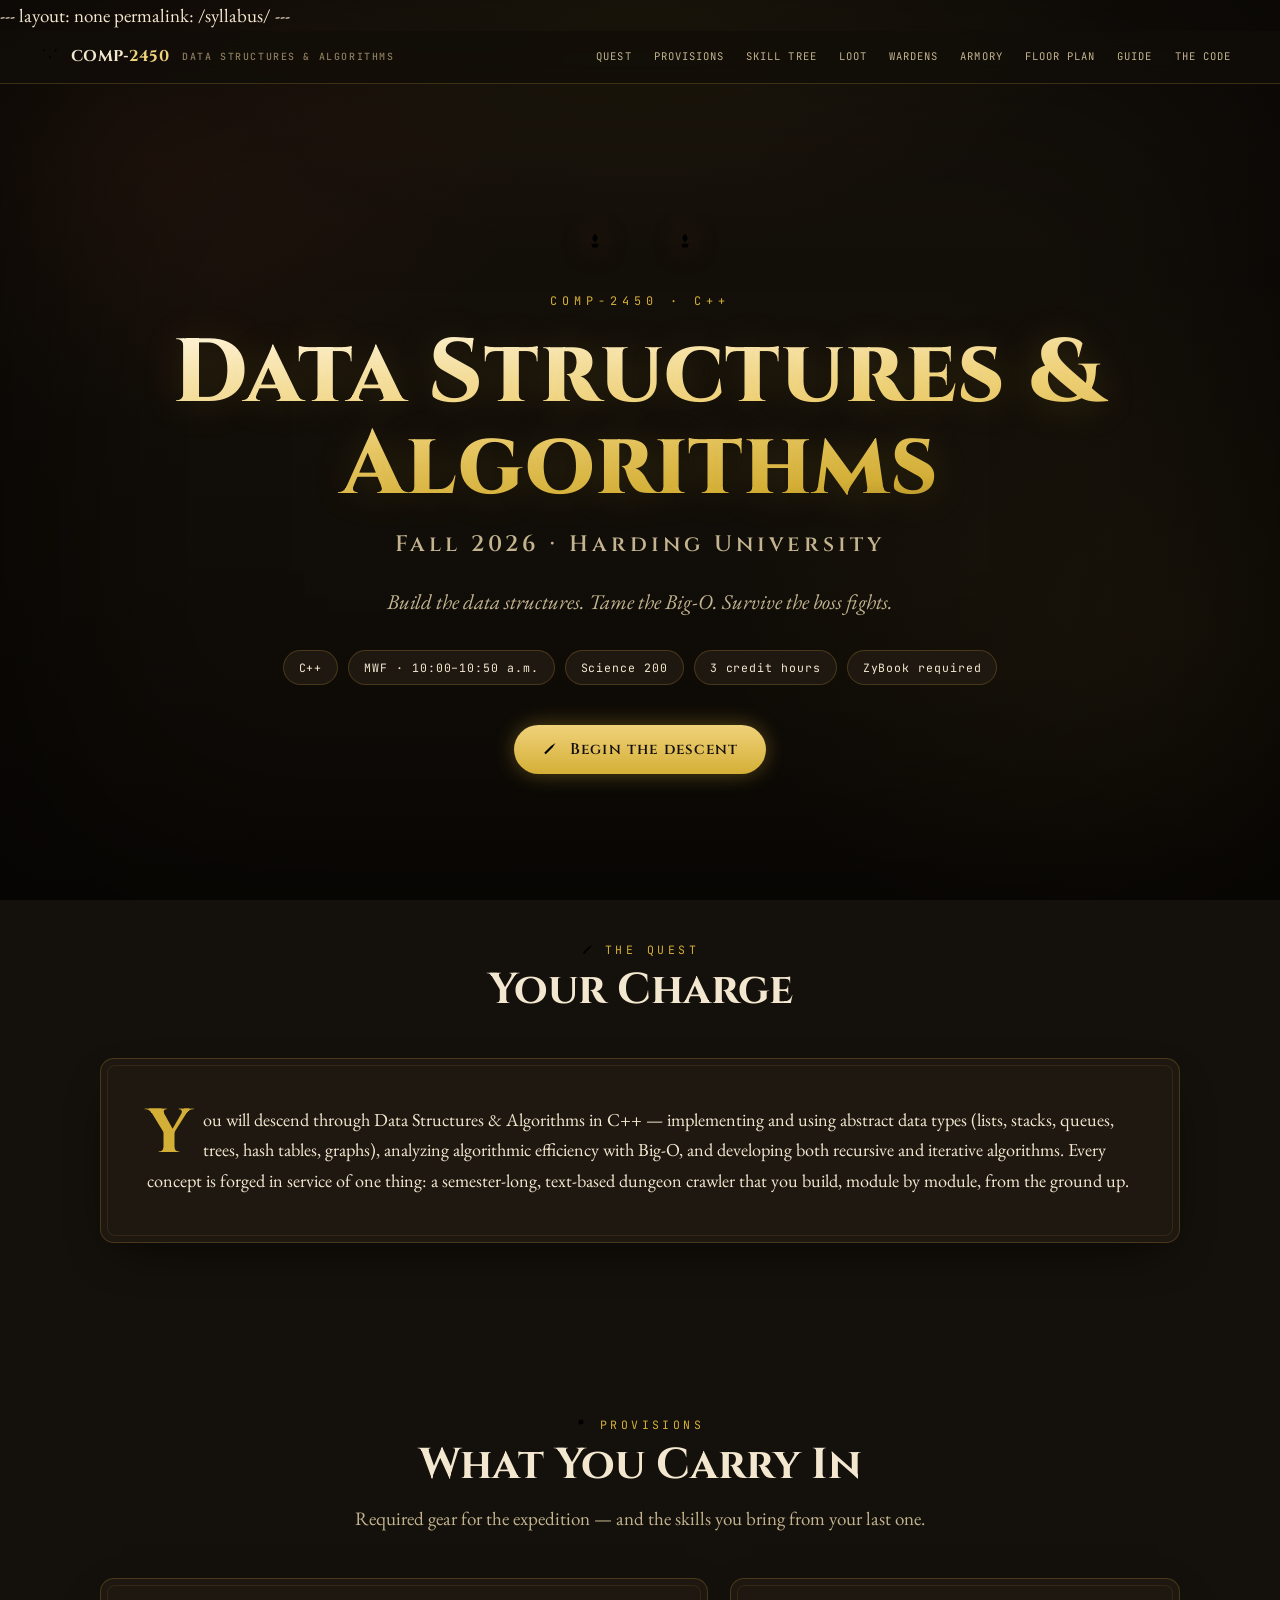
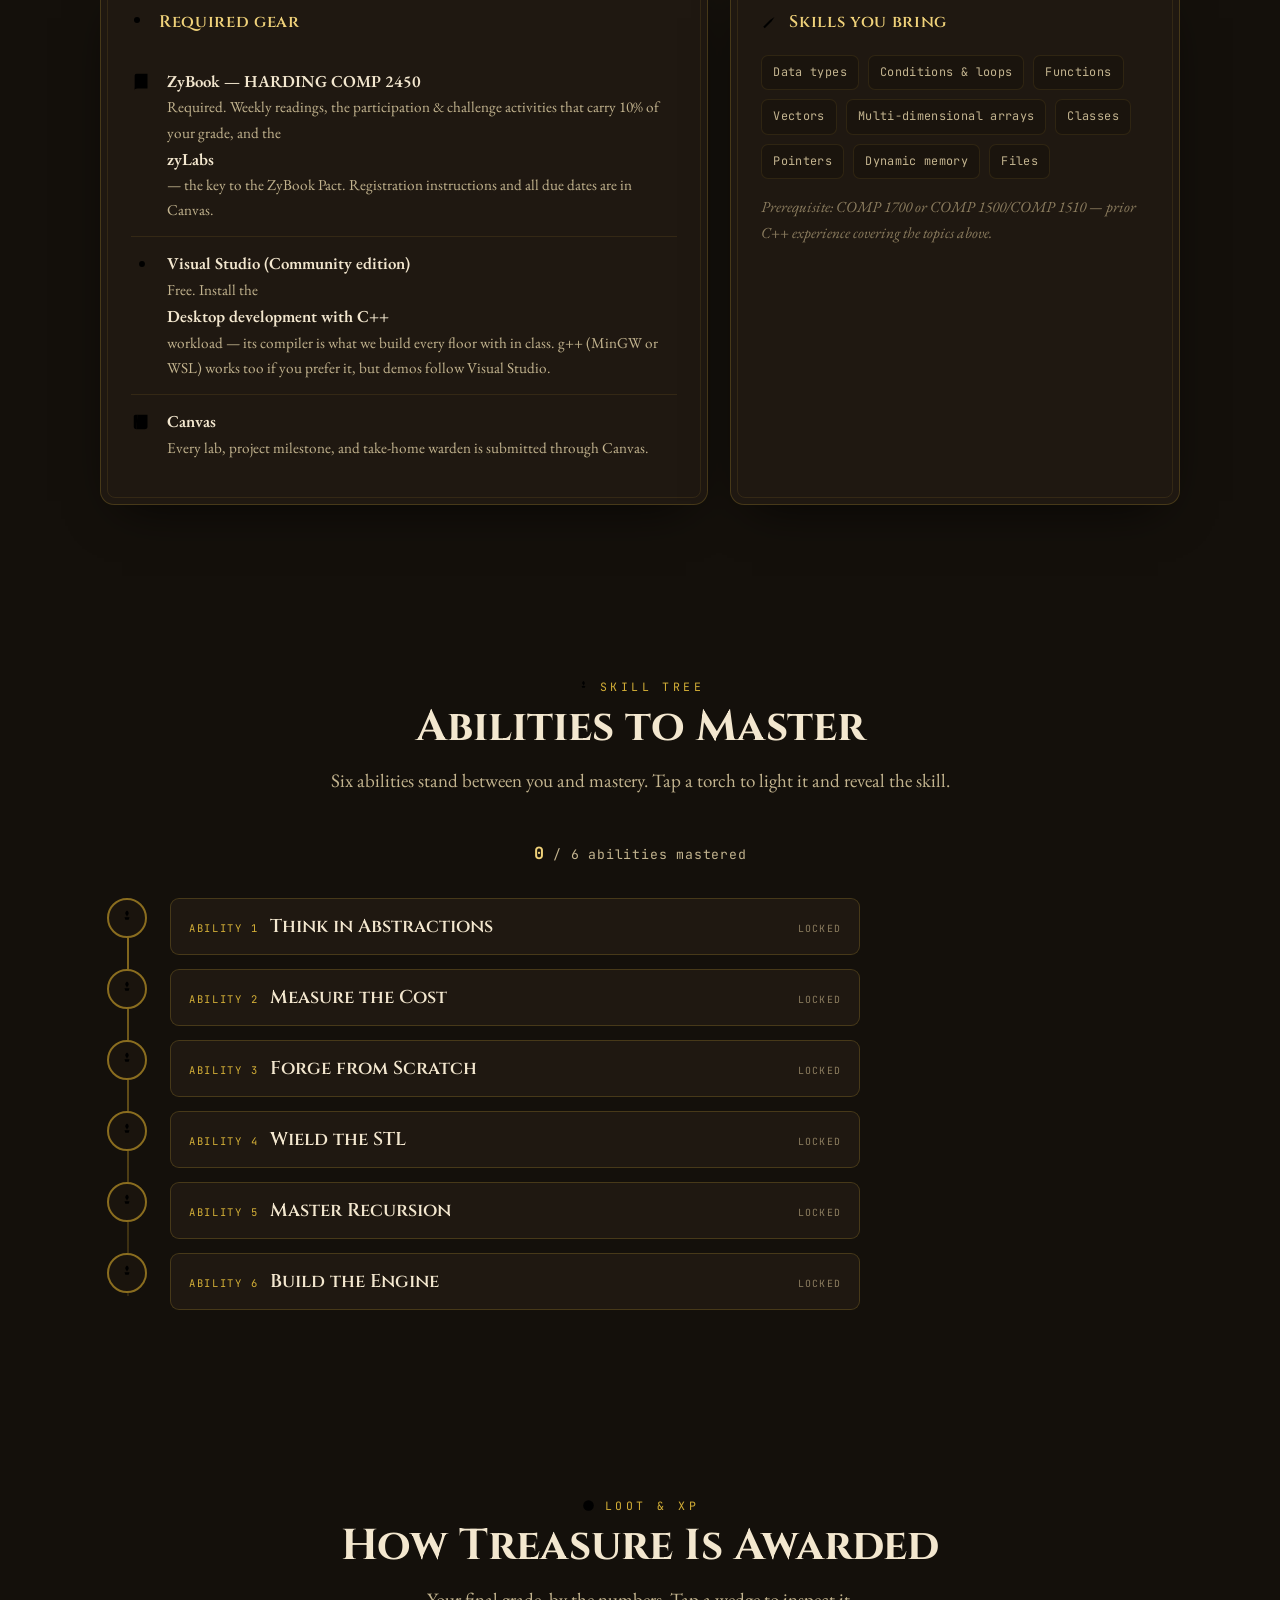
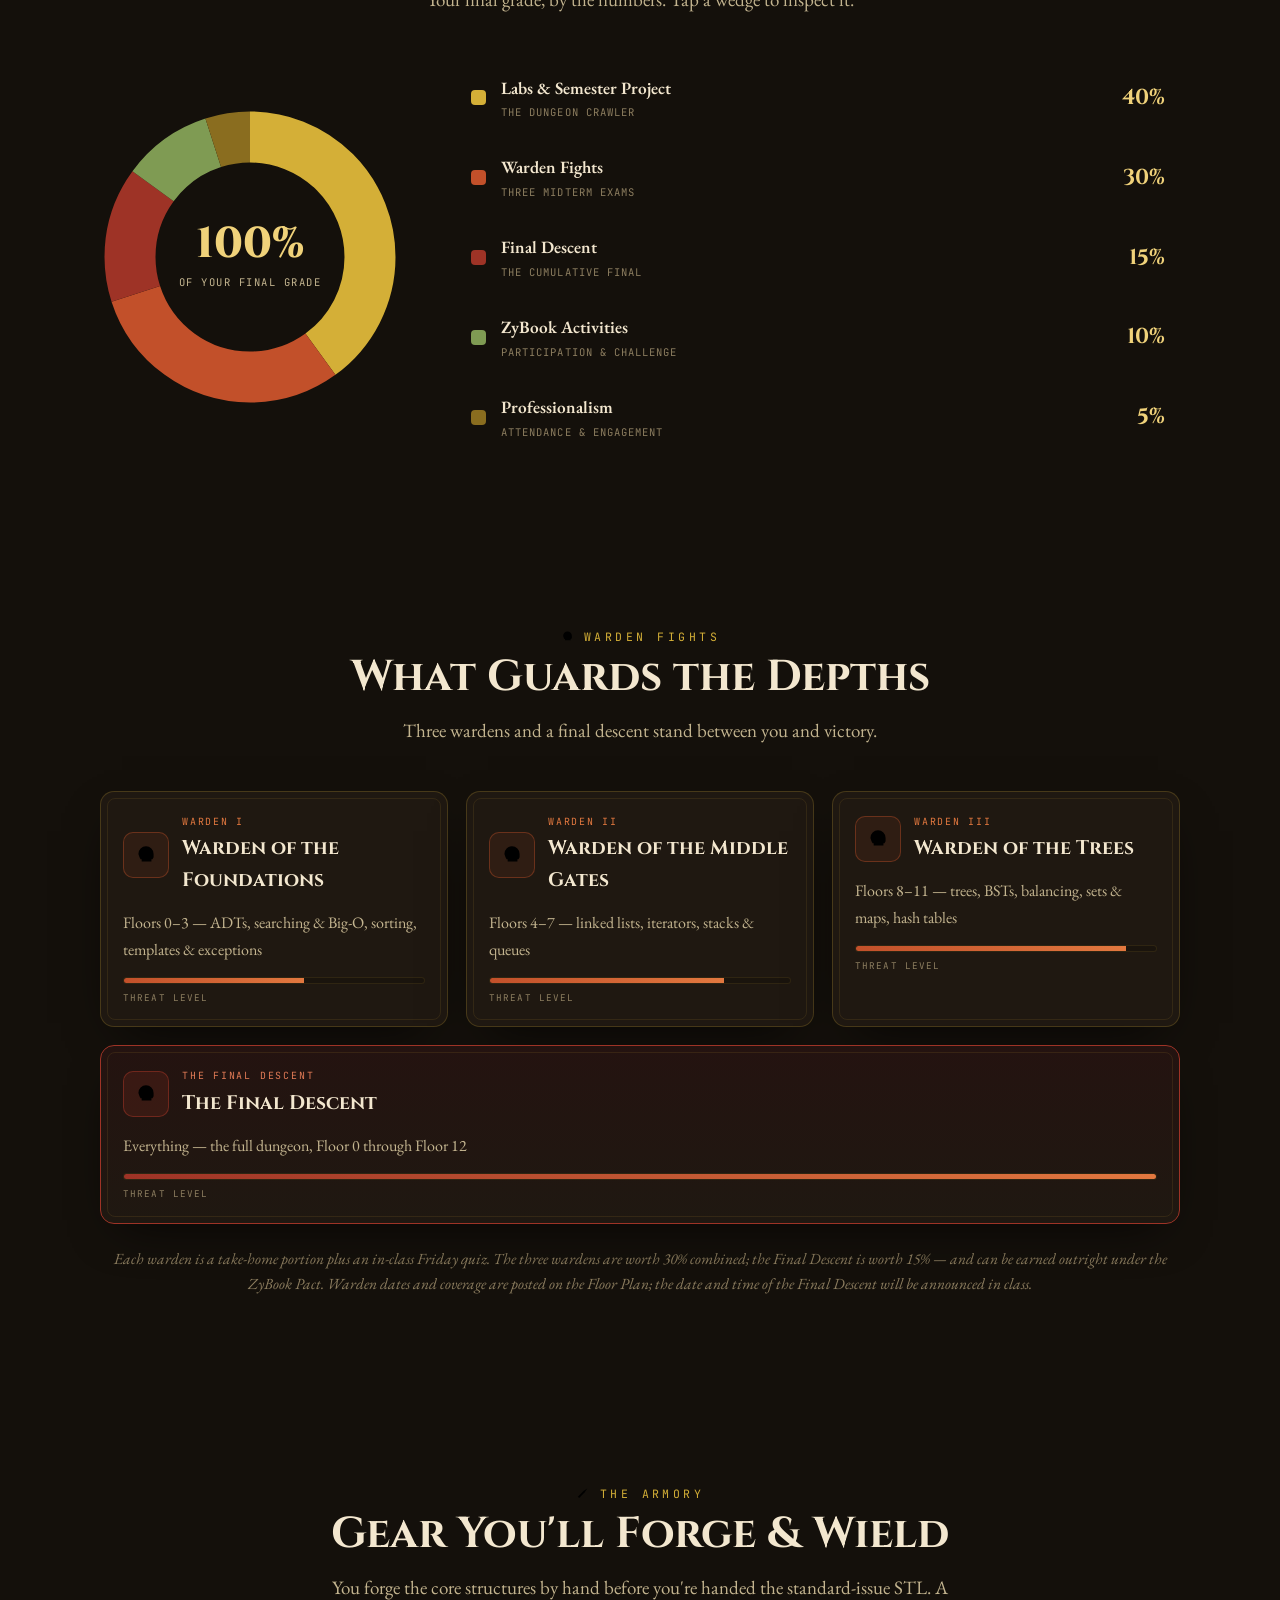
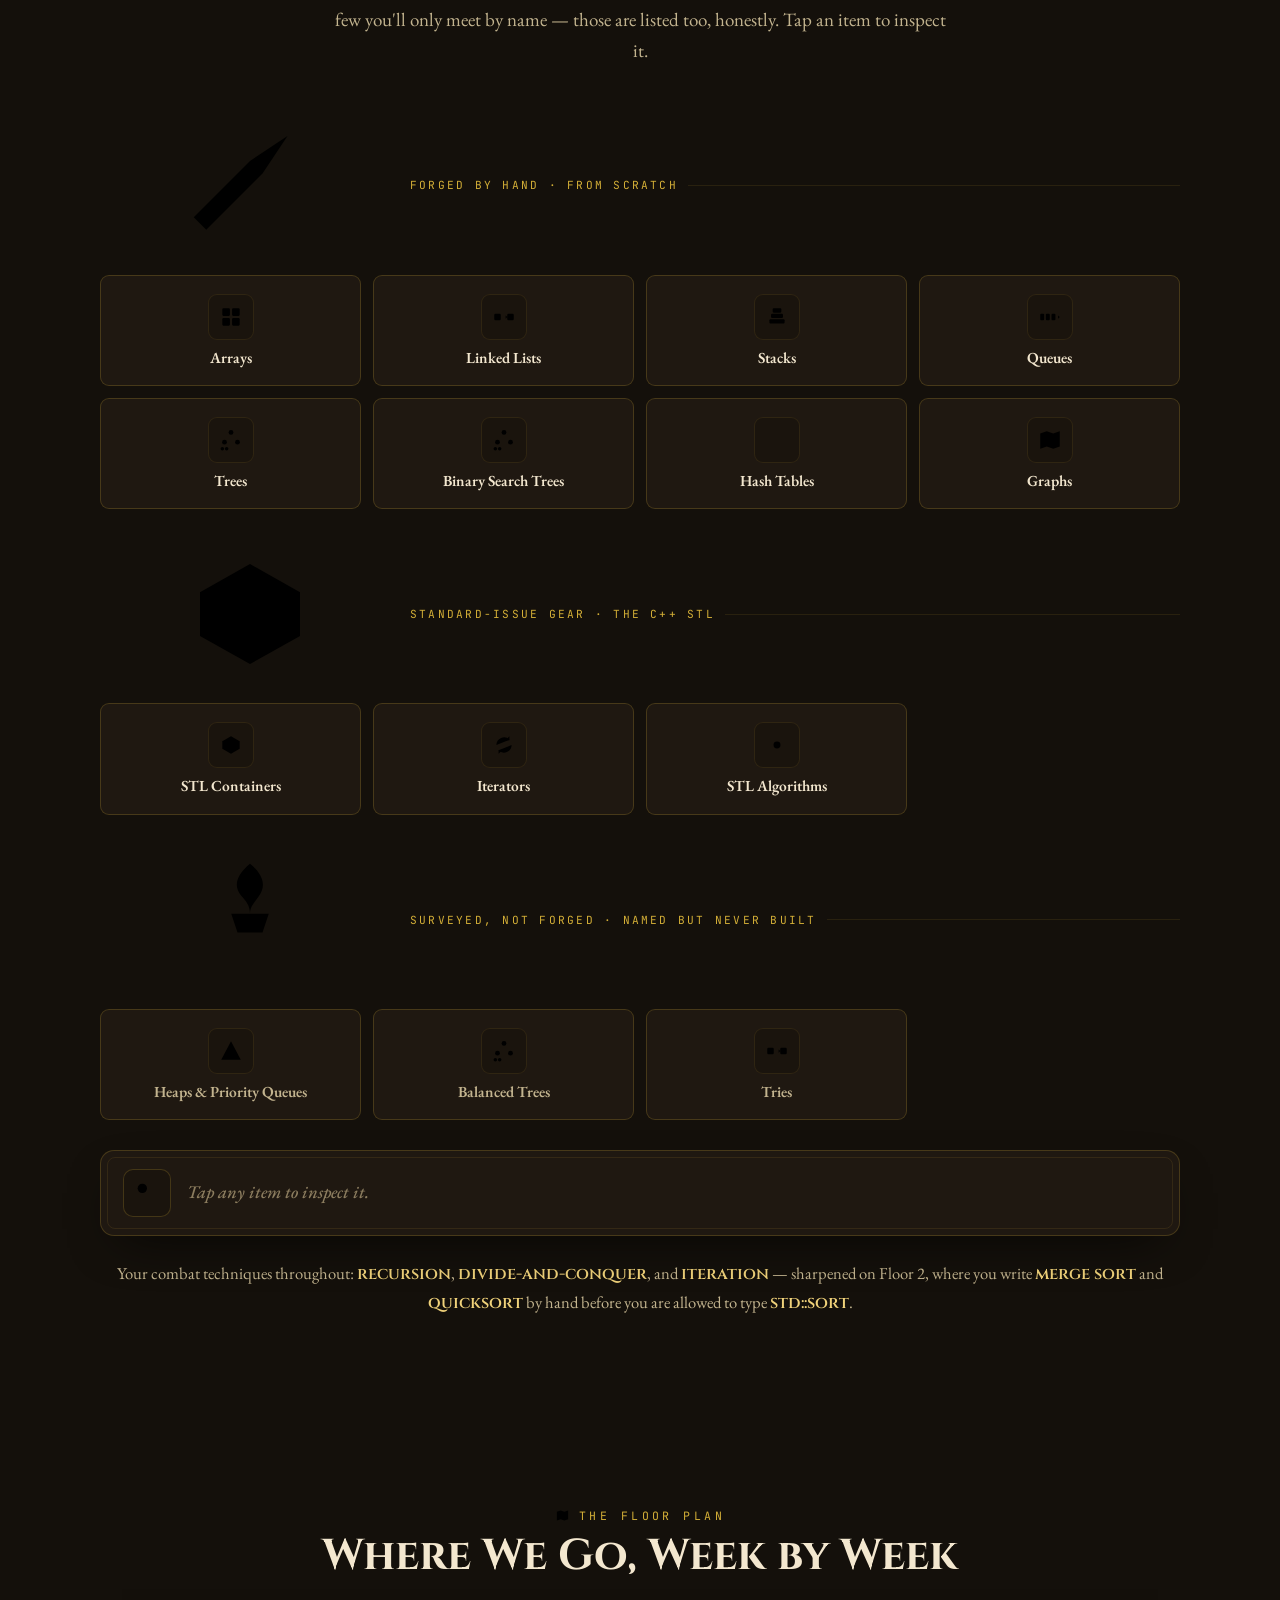
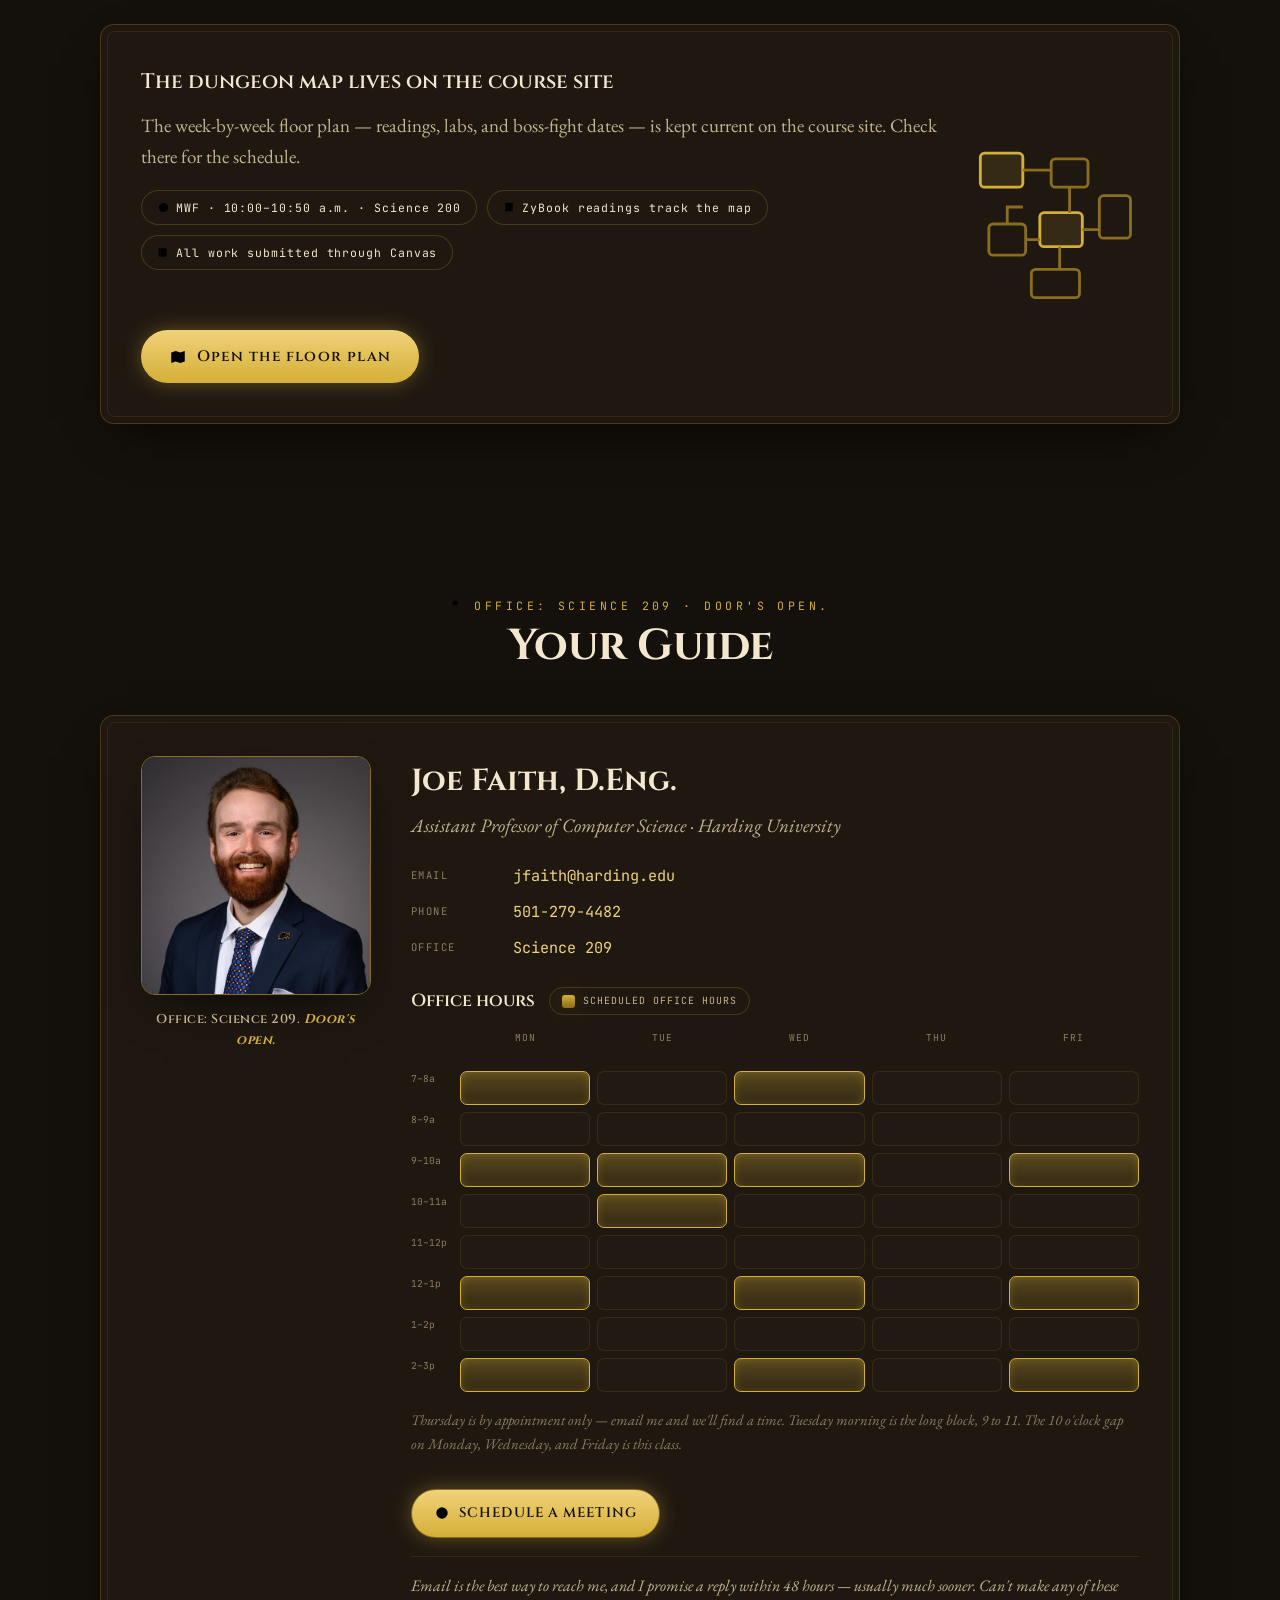
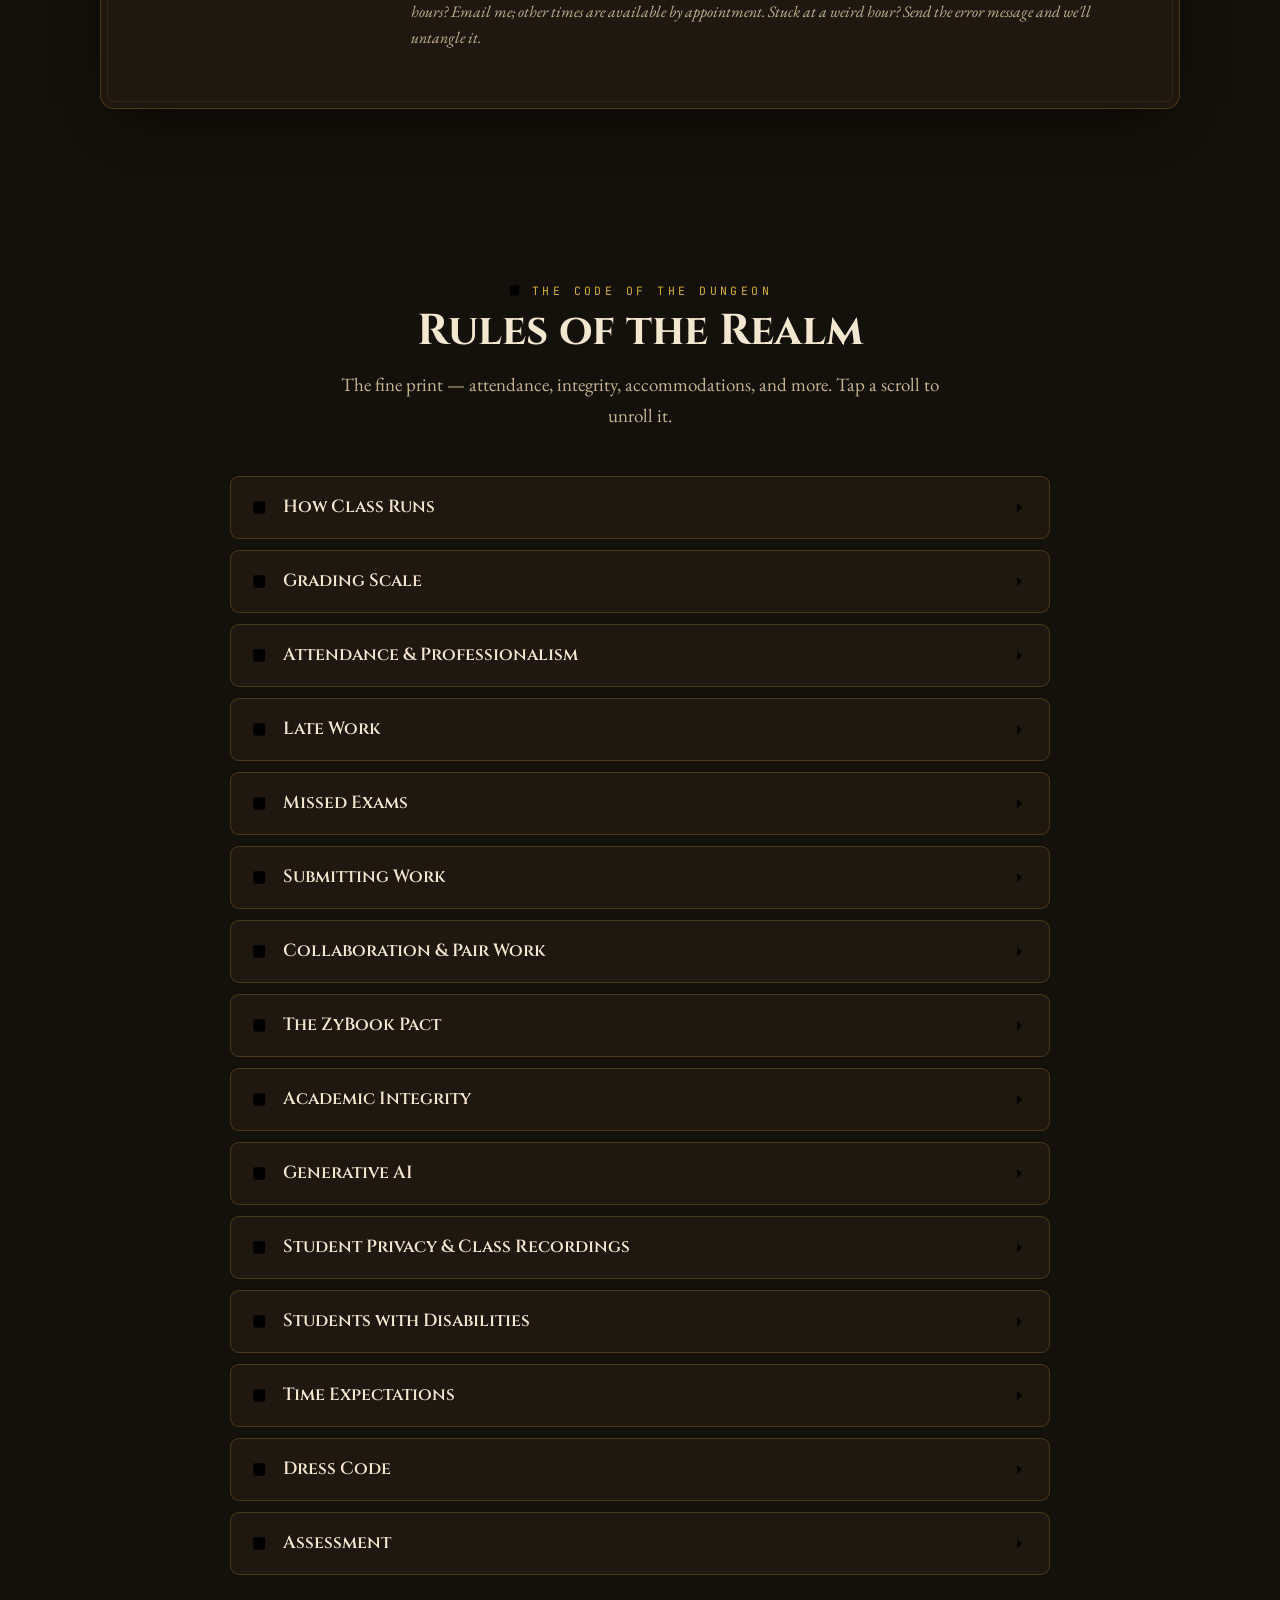
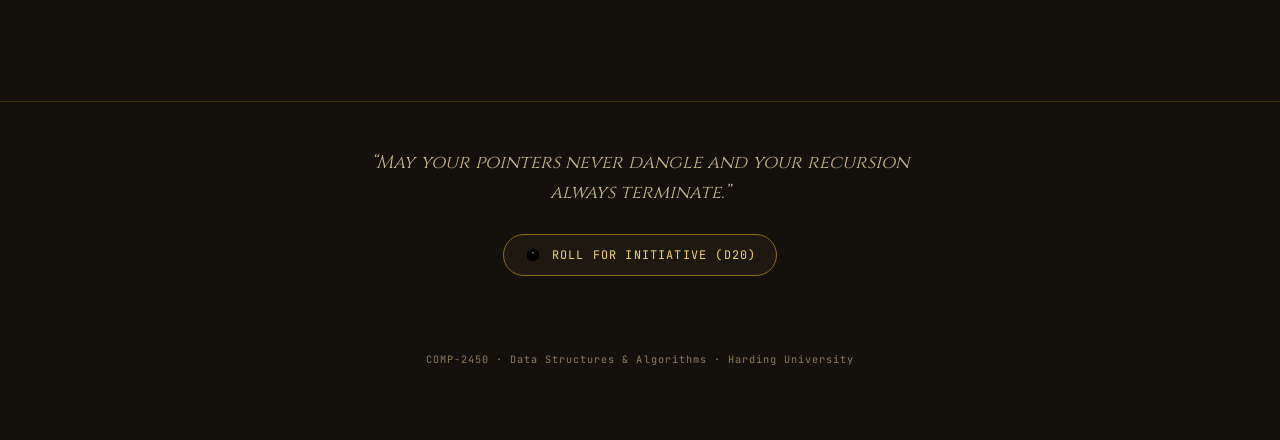
<file: comp2450_syllabus_fall2026.html>
---
layout: none
permalink: /syllabus/
---
<!DOCTYPE html>
<html lang="en">
<head>
<meta charset="UTF-8" />
<meta name="viewport" content="width=device-width, initial-scale=1.0" />
<title>COMP-2450 — Data Structures &amp; Algorithms</title>

<!--
  =====================================================================
  COMP-2450 · DATA STRUCTURES & ALGORITHMS — Interactive Syllabus
  ---------------------------------------------------------------------
  Theme: dungeon crawler. Dark gold-on-slate, torch-lit, parchment.
  Everything you'll want to edit lives in ONE place: the CONFIG object
  near the bottom of this file (look for "===== CONFIG ====="). Change
  text there and the page rebuilds itself. No build step, no frameworks.
  =====================================================================
-->

<!-- Typefaces:
     Cinzel       -> display headings (Roman-inscription serif, fantasy feel)
     EB Garamond  -> body copy (old-tome parchment readability)
     JetBrains Mono -> data, labels, contact info, "code" texture -->
<link rel="preconnect" href="https://fonts.googleapis.com" />
<link rel="preconnect" href="https://fonts.gstatic.com" crossorigin />
<link href="https://fonts.googleapis.com/css2?family=Cinzel:wght@500;600;700;800&family=EB+Garamond:ital,wght@0,400;0,500;0,600;1,400;1,500&family=JetBrains+Mono:wght@400;500;700&display=swap" rel="stylesheet" />

<style>
/* =====================================================================
   1. DESIGN TOKENS  (the whole palette + type system in one place)
   ===================================================================== */
:root{
  /* --- color: warm dungeon dark + antique gold + torch ember --- */
  --bg:        #14100b;   /* deep dungeon floor */
  --bg-2:      #1a140d;   /* slightly raised */
  --panel:     #1f1811;   /* panel base */
  --panel-2:   #271e14;   /* raised panel / hover */
  --ink:       #f3e7cf;   /* parchment cream (primary text) */
  --ink-dim:   #c3b48f;   /* dimmed parchment (secondary) */
  --ink-faint: #8c7d5f;   /* faint labels / eyebrows */
  --gold:      #d4af37;   /* primary gold */
  --gold-br:   #f0d27a;   /* bright gold highlight */
  --gold-deep: #8a6d1f;   /* shadowed gold (borders, rails) */
  --ember:     #c2502a;   /* danger / boss orange-red */
  --ember-br:  #e2783f;   /* bright ember */
  --crimson:   #9e3326;   /* final-boss deep red */
  --moss:      #7f9b53;   /* "unlocked" / success green */
  --line:      rgba(212,175,55,.22);  /* gold hairline */
  --line-soft: rgba(212,175,55,.11);  /* fainter hairline */

  /* --- shape & depth --- */
  --r:    14px;   /* panel radius */
  --r-sm: 9px;    /* small radius */
  --shadow: 0 18px 50px -22px rgba(0,0,0,.85);
  --glow-gold: 0 0 22px -2px rgba(212,175,55,.45);

  /* --- type --- */
  --display: "Cinzel", Georgia, serif;
  --body:    "EB Garamond", Georgia, serif;
  --mono:    "JetBrains Mono", ui-monospace, Menlo, monospace;
}

/* =====================================================================
   2. BASE / RESET
   ===================================================================== */
*,*::before,*::after{ box-sizing:border-box; }
html{ scroll-behavior:smooth; }
body{
  margin:0;
  background:var(--bg);
  color:var(--ink);
  font-family:var(--body);
  font-size:19px;
  line-height:1.65;
  -webkit-font-smoothing:antialiased;
  text-rendering:optimizeLegibility;
  overflow-x:hidden;
}
/* Layered torch-glow background painted onto the body */
body::before{
  content:"";
  position:fixed; inset:0; z-index:-2; pointer-events:none;
  background:
    radial-gradient(820px 540px at 50% -8%, rgba(212,175,55,.10), transparent 60%),
    radial-gradient(680px 480px at 12% 18%, rgba(194,80,42,.07), transparent 55%),
    radial-gradient(760px 600px at 92% 70%, rgba(212,175,55,.05), transparent 60%),
    linear-gradient(180deg, #16110b 0%, #110d08 60%, #0d0a06 100%);
}
/* Subtle stone-grain vignette */
body::after{
  content:"";
  position:fixed; inset:0; z-index:-1; pointer-events:none;
  box-shadow: inset 0 0 240px 40px rgba(0,0,0,.65);
  opacity:.9;
}
a{ color:var(--gold-br); text-decoration:none; }
a:hover{ text-decoration:underline; text-underline-offset:3px; }
img{ max-width:100%; display:block; }
:focus-visible{
  outline:2px solid var(--gold-br);
  outline-offset:3px;
  border-radius:4px;
}

.wrap{ width:min(1080px, 92vw); margin-inline:auto; }

/* =====================================================================
   3. DEPTH BAR (scroll progress, styled as how deep you've descended)
   ===================================================================== */
.depthbar{
  position:fixed; top:0; left:0; height:3px; width:0%;
  z-index:60;
  background:linear-gradient(90deg, var(--gold-deep), var(--gold) 50%, var(--gold-br));
  box-shadow:0 0 12px rgba(212,175,55,.6);
  transition:width .08s linear;
}

/* =====================================================================
   4. TOP BAR / QUEST-LOG NAV
   ===================================================================== */
.topbar{
  position:sticky; top:0; z-index:50;
  display:flex; align-items:center; justify-content:space-between;
  gap:16px; flex-wrap:wrap;
  padding:11px clamp(14px,4vw,40px);
  background:rgba(17,13,8,.78);
  backdrop-filter:blur(10px) saturate(1.1);
  border-bottom:1px solid var(--line);
}
.brand{
  display:flex; align-items:center; gap:11px;
  font-family:var(--display); font-weight:700; letter-spacing:.02em;
  color:var(--ink); font-size:.98rem;
}
.brand .ic{ width:20px; height:20px; color:var(--gold); }
.brand b{ color:var(--gold-br); font-weight:700; }
.brand small{
  font-family:var(--mono); font-size:.62rem; font-weight:500;
  letter-spacing:.16em; color:var(--ink-faint); text-transform:uppercase;
  margin-left:2px;
}
.qlog{ display:flex; flex-wrap:wrap; gap:2px 4px; }
.qlog a{
  font-family:var(--mono); font-size:.66rem; letter-spacing:.1em;
  text-transform:uppercase; color:var(--ink-dim);
  padding:6px 9px; border-radius:7px; transition:.18s;
}
.qlog a:hover{ color:var(--bg); background:var(--gold); text-decoration:none; }

/* =====================================================================
   5. AMBIENT EMBERS (drifting torch sparks; disabled if reduced-motion)
   ===================================================================== */
.embers{ position:fixed; inset:0; z-index:0; pointer-events:none; overflow:hidden; }
.ember{
  position:absolute; bottom:-12px; width:3px; height:3px; border-radius:50%;
  background:var(--ember-br); opacity:0;
  box-shadow:0 0 7px 1px rgba(226,120,63,.8);
  animation:rise linear infinite;
}
@keyframes rise{
  0%{ transform:translateY(0) translateX(0); opacity:0; }
  12%{ opacity:.9; }
  85%{ opacity:.55; }
  100%{ transform:translateY(-104vh) translateX(28px); opacity:0; }
}

/* main sits above ambient layers */
main{ position:relative; z-index:1; }

/* =====================================================================
   6. HERO — the dungeon entrance (the page's thesis)
   ===================================================================== */
.hero{ text-align:center; padding:clamp(64px,11vw,140px) 0 clamp(40px,7vw,80px); }
.hero .torch-row{ display:flex; justify-content:center; gap:60px; margin-bottom:26px; }
.hero .torch-row .ic{ width:30px; height:42px; color:var(--gold); filter:drop-shadow(0 0 14px rgba(226,120,63,.55)); animation:flicker 2.6s ease-in-out infinite; }
.hero .torch-row .ic:nth-child(2){ animation-delay:-1.1s; }
@keyframes flicker{ 0%,100%{opacity:1;transform:translateY(0)} 45%{opacity:.78;transform:translateY(-1px)} 70%{opacity:.92} }
.hero .kicker{
  font-family:var(--mono); font-size:.74rem; letter-spacing:.42em;
  text-transform:uppercase; color:var(--gold); margin-bottom:18px;
}
.hero h1{
  font-family:var(--display); font-weight:800;
  font-size:clamp(2.5rem,8.5vw,5.6rem); line-height:1.02; margin:0;
  letter-spacing:.01em;
  background:linear-gradient(176deg, #fff4d8 8%, var(--gold-br) 45%, var(--gold) 78%, var(--gold-deep) 100%);
  -webkit-background-clip:text; background-clip:text; color:transparent;
  text-shadow:0 2px 40px rgba(212,175,55,.18);
}
.hero .course-code{
  font-family:var(--display); font-weight:600; letter-spacing:.18em;
  color:var(--ink-dim); font-size:clamp(1rem,3vw,1.4rem); margin:14px 0 0;
}
.hero .sub{
  max-width:640px; margin:22px auto 0; color:var(--ink-dim);
  font-size:clamp(1.06rem,2.4vw,1.32rem); font-style:italic;
}
.hero .chips{ display:flex; justify-content:center; flex-wrap:wrap; gap:10px; margin-top:30px; }
.chip{
  font-family:var(--mono); font-size:.72rem; letter-spacing:.08em;
  color:var(--ink); background:var(--panel);
  border:1px solid var(--line); border-radius:999px; padding:7px 15px;
}
.enter-btn{
  display:inline-flex; align-items:center; gap:10px; margin-top:40px;
  font-family:var(--display); font-weight:600; letter-spacing:.08em;
  font-size:.95rem; color:var(--bg);
  background:linear-gradient(180deg, var(--gold-br), var(--gold));
  border:none; border-radius:999px; padding:14px 28px; cursor:pointer;
  box-shadow:var(--glow-gold); transition:.2s;
}
.enter-btn:hover{ transform:translateY(-2px); box-shadow:0 0 30px -2px rgba(212,175,55,.6); }
.enter-btn .ic{ width:18px; height:18px; }

/* =====================================================================
   7. FLOORS (sections) + headers + ornamental dividers
   ===================================================================== */
.floor{ padding:clamp(48px,8vw,86px) 0; }
.floor-head{ max-width:760px; margin:0 auto clamp(28px,4vw,44px); text-align:center; }
.eyebrow{
  font-family:var(--mono); font-size:.72rem; letter-spacing:.3em;
  text-transform:uppercase; color:var(--gold);
  display:inline-flex; align-items:center; gap:9px;
}
.eyebrow .ic{ width:15px; height:15px; }
.floor-head h2{
  font-family:var(--display); font-weight:700;
  font-size:clamp(1.7rem,4.6vw,2.7rem); line-height:1.1;
  margin:.5rem 0 0; color:var(--ink);
}
.floor-head p.intro{ margin:.85rem auto 0; color:var(--ink-dim); max-width:620px; }

/* rune divider: ⟡ between two gold rules */
.rune-divider{ display:flex; align-items:center; justify-content:center; gap:16px; margin:46px auto; color:var(--gold-deep); }
.rune-divider::before,.rune-divider::after{ content:""; height:1px; width:min(120px,22vw); background:linear-gradient(90deg,transparent,var(--gold-deep)); }
.rune-divider::after{ background:linear-gradient(90deg,var(--gold-deep),transparent); }
.rune-divider span{ color:var(--gold); font-size:1.1rem; }

/* generic panel (old-tome card with a faint inner border) */
.panel{
  position:relative; background:var(--panel);
  border:1px solid var(--line); border-radius:var(--r);
  box-shadow:var(--shadow);
}
.panel::after{
  content:""; position:absolute; inset:6px; border:1px solid var(--line-soft);
  border-radius:calc(var(--r) - 6px); pointer-events:none;
}

/* =====================================================================
   8. QUEST (course description)
   ===================================================================== */
.quest-panel{ padding:clamp(26px,5vw,46px); }
.quest-panel p{ margin:0; font-size:1.14rem; }
.quest-panel .drop::first-letter{
  font-family:var(--display); font-weight:800; font-size:3.4em;
  float:left; line-height:.74; padding:6px 12px 0 0; color:var(--gold);
}

/* =====================================================================
   9. PROVISIONS (materials + prerequisites)
   ===================================================================== */
.prov-grid{ display:grid; grid-template-columns:1.15fr .85fr; gap:22px; }
.prov-card{ padding:clamp(22px,3vw,30px); }
.prov-card h3{ font-family:var(--display); font-weight:600; font-size:1.05rem; letter-spacing:.04em; color:var(--gold-br); margin:0 0 18px; display:flex; align-items:center; gap:10px; }
.prov-card h3 .ic{ width:18px; height:18px; color:var(--gold); }
.gear-item{ display:flex; gap:14px; padding:13px 0; border-top:1px solid var(--line-soft); }
.gear-item:first-of-type{ border-top:none; }
.gear-item .ic{ width:22px; height:22px; color:var(--gold); flex:none; margin-top:3px; }
.gear-item b{ font-family:var(--body); font-weight:600; color:var(--ink); display:block; font-size:1.05rem; }
.gear-item span{ color:var(--ink-dim); font-size:.95rem; }
.prereq-list{ display:flex; flex-wrap:wrap; gap:9px; margin-top:6px; }
.prereq{ font-family:var(--mono); font-size:.74rem; letter-spacing:.03em; color:var(--ink-dim); background:var(--bg-2); border:1px solid var(--line-soft); border-radius:7px; padding:7px 11px; }
.prov-note{ color:var(--ink-faint); font-style:italic; font-size:.96rem; margin-top:16px; }

/* =====================================================================
   10. SKILL TREE  (THE SIGNATURE — torch path of learning outcomes)
   ===================================================================== */
.tree-meta{ text-align:center; font-family:var(--mono); font-size:.82rem; letter-spacing:.06em; color:var(--ink-dim); margin-bottom:30px; }
.tree-meta b{ color:var(--gold-br); font-size:1.05rem; }
.path{ position:relative; max-width:760px; margin-inline:auto; }
/* the descending path line */
.path::before{
  content:""; position:absolute; left:27px; top:14px; bottom:14px; width:2px;
  background:linear-gradient(180deg, var(--gold-deep), rgba(138,109,31,.25));
}
.tnode{ display:grid; grid-template-columns:54px 1fr; gap:0 16px; margin-bottom:14px; }
.railcell{ position:relative; }
.dot{
  position:relative; width:40px; height:40px; margin:0 auto;
  display:grid; place-items:center; border-radius:50%;
  background:var(--bg-2); border:2px solid var(--gold-deep);
  z-index:1; transition:.3s;
}
.dot .ic{ width:20px; height:24px; color:var(--ink-faint); transition:.3s; }
.card-btn{
  width:100%; text-align:left; cursor:pointer; color:inherit;
  background:var(--panel); border:1px solid var(--line); border-radius:var(--r-sm);
  padding:15px 18px; transition:.22s; font-family:inherit;
}
.card-btn:hover{ background:var(--panel-2); border-color:var(--gold-deep); transform:translateX(3px); }
.card-head{ display:flex; align-items:baseline; gap:12px; flex-wrap:wrap; }
.card-head .num{ font-family:var(--mono); font-size:.66rem; letter-spacing:.16em; text-transform:uppercase; color:var(--gold); }
.card-head .ttl{ font-family:var(--display); font-weight:600; font-size:1.16rem; color:var(--ink); }
.card-head .lockword{ margin-left:auto; font-family:var(--mono); font-size:.62rem; letter-spacing:.12em; text-transform:uppercase; color:var(--ink-faint); }
.card-body{ max-height:0; overflow:hidden; transition:max-height .35s ease, margin .35s ease, opacity .3s; opacity:0; }
.card-body p{ margin:12px 0 2px; color:var(--ink-dim); font-size:1.04rem; }
/* unlocked state */
.tnode.lit .dot{ background:radial-gradient(circle at 50% 35%, #4a3410, #1a1308); border-color:var(--gold); box-shadow:var(--glow-gold), 0 0 28px -4px rgba(226,120,63,.6); }
.tnode.lit .dot .ic{ color:var(--gold-br); filter:drop-shadow(0 0 6px rgba(226,120,63,.8)); animation:flicker 2.4s ease-in-out infinite; }
.tnode.lit .card-btn{ border-color:var(--gold); }
.tnode.lit .card-head .ttl{ color:var(--gold-br); }
.tnode.lit .card-head .lockword{ color:var(--moss); }
.tnode.lit .card-body{ max-height:240px; opacity:1; }
.tree-done{
  margin:30px auto 0; max-width:520px; text-align:center;
  font-family:var(--display); font-weight:600; letter-spacing:.04em; color:var(--moss);
  background:rgba(127,155,83,.08); border:1px solid rgba(127,155,83,.35);
  border-radius:var(--r-sm); padding:16px 20px;
}

/* =====================================================================
   11. LOOT & XP (grading donut + legend)
   ===================================================================== */
.loot-grid{ display:grid; grid-template-columns:300px 1fr; gap:clamp(24px,5vw,56px); align-items:center; }
.donut-wrap{ position:relative; width:300px; height:300px; margin:0 auto; }
.donut-wrap svg{ width:100%; height:100%; transform:rotate(-90deg); }
.donut-seg{ fill:none; stroke-width:34; stroke-linecap:butt; transition:stroke-dasharray 1s cubic-bezier(.2,.7,.2,1), stroke-width .2s, opacity .2s; cursor:pointer; }
.donut-center{ position:absolute; inset:0; display:grid; place-content:center; text-align:center; pointer-events:none; }
.donut-center .big{ font-family:var(--display); font-weight:800; font-size:2.7rem; line-height:1; color:var(--gold-br); }
.donut-center .lab{ font-family:var(--mono); font-size:.66rem; letter-spacing:.14em; text-transform:uppercase; color:var(--ink-dim); margin-top:8px; max-width:160px; }
.legend{ display:flex; flex-direction:column; gap:4px; }
.legend-row{
  display:grid; grid-template-columns:16px 1fr auto; align-items:center; gap:14px;
  padding:13px 14px; border-radius:var(--r-sm); cursor:pointer;
  border:1px solid transparent; transition:.18s;
}
.legend-row:hover,.legend-row.active{ background:var(--panel); border-color:var(--line); }
.legend-row .swatch{ width:15px; height:15px; border-radius:4px; }
.legend-row .name{ font-family:var(--body); font-weight:600; font-size:1.08rem; color:var(--ink); }
.legend-row .name small{ display:block; font-family:var(--mono); font-weight:400; font-size:.66rem; letter-spacing:.1em; text-transform:uppercase; color:var(--ink-faint); margin-top:2px; }
.legend-row .wt{ font-family:var(--display); font-weight:700; font-size:1.35rem; color:var(--gold-br); }

/* =====================================================================
   12. BOSS FIGHTS (exams)
   ===================================================================== */
/* three wardens across the top, the final descent spanning beneath them */
.boss-grid{ display:grid; grid-template-columns:repeat(3,1fr); gap:18px; }
.boss{ padding:22px 22px 20px; transition:.22s; }
.boss:hover{ transform:translateY(-3px); border-color:var(--ember); }
.boss-top{ display:flex; align-items:center; gap:13px; margin-bottom:14px; }
.boss-sigil{ width:46px; height:46px; flex:none; display:grid; place-items:center; border-radius:10px; background:rgba(194,80,42,.1); border:1px solid rgba(194,80,42,.4); }
.boss-sigil .ic{ width:26px; height:26px; color:var(--ember-br); }
.boss .numeral{ font-family:var(--mono); font-size:.62rem; letter-spacing:.18em; text-transform:uppercase; color:var(--ember-br); }
.boss h3{ font-family:var(--display); font-weight:700; font-size:1.22rem; margin:2px 0 0; color:var(--ink); }
.boss .tests{ color:var(--ink-dim); font-size:1rem; margin:0 0 14px; }
.hpbar{ height:7px; border-radius:6px; background:var(--bg-2); border:1px solid var(--line-soft); overflow:hidden; }
.hpbar i{ display:block; height:100%; background:linear-gradient(90deg,var(--ember),var(--ember-br)); width:0; transition:width 1.1s ease; }
.hplabel{ font-family:var(--mono); font-size:.58rem; letter-spacing:.12em; text-transform:uppercase; color:var(--ink-faint); margin-top:7px; }
/* final boss spans the row and goes crimson */
.boss.final{ grid-column:1 / -1; background:linear-gradient(180deg, #241310, var(--panel)); border-color:var(--crimson); }
.boss.final .boss-sigil{ background:rgba(158,51,38,.18); border-color:rgba(158,51,38,.55); }
.boss.final .boss-sigil .ic, .boss.final .numeral{ color:#e07a55; }
.boss.final .hpbar i{ background:linear-gradient(90deg,var(--crimson),var(--ember-br)); }
.boss-note{ text-align:center; color:var(--ink-faint); font-style:italic; font-size:.97rem; margin-top:22px; }

/* =====================================================================
   13. THE ARMORY (data structures)
   ===================================================================== */
.armory-label{ font-family:var(--mono); font-size:.7rem; letter-spacing:.2em; text-transform:uppercase; color:var(--gold); margin:6px 0 14px; display:flex; align-items:center; gap:10px; }
.armory-label::after{ content:""; flex:1; height:1px; background:var(--line-soft); }
.inv-grid{ display:grid; grid-template-columns:repeat(4,1fr); gap:12px; margin-bottom:30px; }
.inv-tile{
  display:flex; flex-direction:column; align-items:center; gap:9px;
  padding:18px 10px; cursor:pointer; text-align:center;
  background:var(--panel); border:1px solid var(--line); border-radius:var(--r-sm);
  transition:.18s; font-family:inherit; color:inherit;
}
.inv-tile:hover{ background:var(--panel-2); border-color:var(--gold); transform:translateY(-2px); }
.inv-tile.sel{ border-color:var(--gold); box-shadow:var(--glow-gold); }
.inv-tile .slot{ width:46px; height:46px; display:grid; place-items:center; border-radius:9px; background:var(--bg-2); border:1px solid var(--line-soft); }
.inv-tile .slot .ic{ width:26px; height:26px; color:var(--gold); }
.inv-tile .nm{ font-family:var(--body); font-weight:600; font-size:.96rem; color:var(--ink); line-height:1.2; }
.inv-stl .slot .ic{ color:var(--ink-dim); }
/* "surveyed" gear — named in the course but never built; dimmest of the three tiers */
.inv-surveyed .slot .ic{ color:var(--ink-faint); }
.inv-surveyed .nm{ color:var(--ink-dim); }
/* the "examine" readout panel */
.examine{ padding:18px 22px; display:flex; gap:16px; align-items:center; min-height:74px; }
.examine .slot{ width:48px; height:48px; flex:none; display:grid; place-items:center; border-radius:10px; background:var(--bg-2); border:1px solid var(--line); }
.examine .slot .ic{ width:28px; height:28px; color:var(--gold); }
.examine .txt b{ font-family:var(--display); font-weight:600; color:var(--gold-br); font-size:1.12rem; }
.examine .txt p{ margin:3px 0 0; color:var(--ink-dim); font-size:1.02rem; }
.examine.empty .txt b{ color:var(--ink-faint); font-family:var(--body); font-style:italic; font-weight:500; }
.techniques{ text-align:center; color:var(--ink-dim); font-size:1.04rem; margin-top:24px; }
.techniques b{ color:var(--gold-br); font-family:var(--display); font-weight:600; }

/* =====================================================================
   14. FLOOR PLAN (schedule)
   ===================================================================== */
.map-card{ padding:clamp(26px,4vw,40px); display:grid; grid-template-columns:1fr auto; gap:30px; align-items:center; }
.map-card .map-text h3{ font-family:var(--display); font-weight:600; font-size:1.3rem; color:var(--ink); margin:0 0 10px; }
.map-card .map-text p{ color:var(--ink-dim); margin:0 0 18px; }
.map-meta{ display:flex; flex-wrap:wrap; gap:10px; margin-bottom:20px; }
.map-meta .chip .ic{ width:13px; height:13px; vertical-align:-2px; margin-right:6px; color:var(--gold); }
.map-svg{ width:170px; height:170px; color:var(--gold-deep); flex:none; }
.map-svg .lit{ fill:rgba(212,175,55,.12); stroke:var(--gold); }

/* =====================================================================
   15. YOUR GUIDE (NPC contact card — mirrors the screenshot)
   ===================================================================== */
.npc{ padding:clamp(24px,4vw,40px); display:grid; grid-template-columns:230px 1fr; gap:clamp(22px,4vw,40px); }
.npc .portrait{ width:230px; }
.npc .portrait img{ border-radius:var(--r); border:1px solid var(--gold-deep); box-shadow:var(--shadow); }
.npc .door{ font-family:var(--display); font-weight:600; font-size:.8rem; letter-spacing:.04em; text-align:center; margin-top:14px; color:var(--ink-dim); }
.npc .door b{ color:var(--gold); font-style:italic; }
.npc h3{ font-family:var(--display); font-weight:700; font-size:1.9rem; margin:0; color:var(--ink); }
.npc .role{ font-style:italic; color:var(--ink-dim); margin:4px 0 22px; }
.contact{ display:grid; grid-template-columns:88px 1fr; gap:11px 14px; margin-bottom:26px; }
.contact dt{ font-family:var(--mono); font-size:.66rem; letter-spacing:.14em; text-transform:uppercase; color:var(--ink-faint); align-self:center; }
.contact dd{ margin:0; font-family:var(--mono); font-size:.95rem; color:var(--gold-br); }
.contact dd a{ color:var(--gold-br); }
.oh-head{ display:flex; align-items:center; gap:14px; flex-wrap:wrap; margin-bottom:14px; }
.oh-head h4{ font-family:var(--display); font-weight:600; font-size:1.1rem; margin:0; color:var(--ink); }
.oh-legend{ display:inline-flex; align-items:center; gap:8px; font-family:var(--mono); font-size:.62rem; letter-spacing:.1em; text-transform:uppercase; color:var(--ink-dim); border:1px solid var(--line); border-radius:999px; padding:5px 12px; }
.oh-legend .sw{ width:13px; height:13px; border-radius:3px; background:linear-gradient(180deg,var(--gold),var(--gold-deep)); box-shadow:var(--glow-gold); }
/* office-hours grid */
.oh-grid{ display:grid; grid-template-columns:auto repeat(5,1fr); gap:7px; }
.oh-grid .cell{ min-height:34px; }
.oh-grid .day{ font-family:var(--mono); font-size:.6rem; letter-spacing:.1em; text-transform:uppercase; color:var(--ink-faint); text-align:center; align-self:center; }
.oh-grid .time{ font-family:var(--mono); font-size:.6rem; color:var(--ink-faint); align-self:center; padding-right:6px; white-space:nowrap; }
.oh-grid .slot{ border:1px solid var(--line-soft); border-radius:7px; background:rgba(255,255,255,.012); }
.oh-grid .slot.on{ background:linear-gradient(180deg, rgba(212,175,55,.32), rgba(138,109,31,.18)); border-color:var(--gold); box-shadow:inset 0 0 12px -4px rgba(212,175,55,.5); }
.oh-note{ color:var(--ink-faint); font-style:italic; font-size:.92rem; margin-top:16px; }
.npc .closer{ color:var(--ink-dim); font-style:italic; font-size:1rem; margin-top:18px; border-top:1px solid var(--line-soft); padding-top:16px; }
/* "Schedule a Meeting" button — a lit doorway out of the office-hours grid.
   Gold gradient on dark ink so it reads as the card's primary call to action. */
.book-btn{
  display:inline-flex; align-items:center; gap:9px; margin-top:18px;
  font-family:var(--display); font-weight:600; font-size:.86rem;
  letter-spacing:.08em; text-transform:uppercase; color:var(--bg);
  background:linear-gradient(180deg, var(--gold-br), var(--gold));
  border:1px solid var(--gold-deep); border-radius:999px; padding:12px 22px;
  box-shadow:var(--glow-gold); transition:transform .18s, box-shadow .18s, filter .18s;
}
.book-btn:hover{ filter:brightness(1.06); transform:translateY(-2px); box-shadow:0 6px 20px rgba(212,175,55,.4); text-decoration:none; }
.book-btn .ic{ width:16px; height:16px; color:var(--bg); }

/* =====================================================================
   16. CODE OF THE DUNGEON (policies as unrollable scrolls)
   ===================================================================== */
.scrolls{ max-width:820px; margin-inline:auto; display:flex; flex-direction:column; gap:11px; }
.scroll{ background:var(--panel); border:1px solid var(--line); border-radius:var(--r-sm); overflow:hidden; }
.scroll[open]{ border-color:var(--gold-deep); }
.scroll summary{
  list-style:none; cursor:pointer; padding:16px 20px;
  display:flex; align-items:center; gap:13px;
  font-family:var(--display); font-weight:600; font-size:1.1rem; color:var(--ink);
}
.scroll summary::-webkit-details-marker{ display:none; }
.scroll summary .ic{ width:19px; height:19px; color:var(--gold); flex:none; }
.scroll summary .chev{ margin-left:auto; color:var(--gold); transition:transform .25s; font-family:var(--mono); }
.scroll[open] summary .chev{ transform:rotate(90deg); }
.scroll .scroll-body{ padding:0 20px 20px 52px; color:var(--ink-dim); font-size:1.04rem; }
.scroll .scroll-body p{ margin:0 0 .8em; }
.scroll .scroll-body p:last-child{ margin-bottom:0; }
.scroll .scroll-body ul{ margin:.2em 0 .8em; padding-left:1.1em; }
.scroll .scroll-body li{ margin-bottom:.3em; }
.scroll .scroll-body b{ color:var(--ink); }
.scroll[open] summary .ttl{ color:var(--gold-br); }

/* =====================================================================
   17. FOOTER + dice easter egg
   ===================================================================== */
.foot{ position:relative; z-index:1; border-top:1px solid var(--line); margin-top:40px; padding:46px 0 60px; text-align:center; }
.foot .flavor{ font-family:var(--display); font-style:italic; color:var(--ink-dim); font-size:1.15rem; max-width:560px; margin:0 auto 26px; }
.dice-btn{
  display:inline-flex; align-items:center; gap:10px;
  font-family:var(--mono); font-size:.74rem; letter-spacing:.1em; text-transform:uppercase;
  color:var(--gold-br); background:var(--panel); border:1px solid var(--gold-deep);
  border-radius:999px; padding:11px 20px; cursor:pointer; transition:.18s;
}
.dice-btn:hover{ background:var(--panel-2); border-color:var(--gold); }
.dice-btn .ic{ width:18px; height:18px; }
.dice-result{ margin-top:18px; min-height:24px; font-family:var(--body); font-style:italic; color:var(--ink-dim); }
.dice-result b{ color:var(--gold-br); font-style:normal; }
.foot .colophon{ margin-top:34px; font-family:var(--mono); font-size:.64rem; letter-spacing:.1em; color:var(--ink-faint); }

/* =====================================================================
   18. SCROLL-REVEAL animation
   ===================================================================== */
.reveal{ opacity:0; transform:translateY(22px); transition:opacity .7s ease, transform .7s ease; }
.reveal.in{ opacity:1; transform:none; }

/* =====================================================================
   19. RESPONSIVE
   ===================================================================== */
@media (max-width:880px){
  .prov-grid,.loot-grid,.map-card,.npc{ grid-template-columns:1fr; }
  .inv-grid{ grid-template-columns:repeat(2,1fr); }
  .boss-grid{ grid-template-columns:1fr; }
  .donut-wrap{ width:260px; height:260px; }
  .npc .portrait{ width:200px; margin-inline:auto; }
  .map-svg{ margin-inline:auto; }
}
@media (max-width:520px){
  body{ font-size:18px; }
  .inv-grid{ grid-template-columns:repeat(2,1fr); }
  .boss-grid{ grid-template-columns:1fr; }
  .contact{ grid-template-columns:1fr; gap:3px 0; }
  .contact dt{ margin-top:10px; }
  .hero .torch-row{ gap:44px; }
}

/* =====================================================================
   20. ACCESSIBILITY — respect reduced motion
   ===================================================================== */
@media (prefers-reduced-motion:reduce){
  *{ animation:none !important; transition:none !important; scroll-behavior:auto !important; }
  .reveal{ opacity:1; transform:none; }
}
</style>
</head>

<body>
  <!-- progress / "how deep you've descended" -->
  <div class="depthbar" id="depthbar" aria-hidden="true"></div>

  <!-- ===== TOP BAR / QUEST LOG ===== -->
  <header class="topbar">
    <div class="brand">
      <svg class="ic"><use href="#ic-swords"/></svg>
      <span>COMP&#8209;<b>2450</b></span>
      <small>Data Structures &amp; Algorithms</small>
    </div>
    <nav class="qlog" aria-label="Sections">
      <a href="#quest">Quest</a>
      <a href="#provisions">Provisions</a>
      <a href="#skills">Skill Tree</a>
      <a href="#loot">Loot</a>
      <a href="#bosses">Wardens</a>
      <a href="#armory">Armory</a>
      <a href="#map">Floor Plan</a>
      <a href="#guide">Guide</a>
      <a href="#code">The Code</a>
    </nav>
  </header>

  <!-- ambient torch sparks (filled by JS) -->
  <div class="embers" id="embers" aria-hidden="true"></div>

  <!-- if JS is off, students still get the essentials -->
  <noscript>
    <div class="wrap" style="padding:40px 0;color:#c3b48f">
      <h1 style="font-family:Cinzel,serif;color:#f0d27a">COMP-2450 — Data Structures &amp; Algorithms (C++)</h1>
      <p>This interactive syllabus needs JavaScript. Quick essentials:
      instructor <b>Joe Faith, D.Eng.</b>, <a href="mailto:jfaith@harding.edu">jfaith@harding.edu</a>,
      Science 209. Schedule / floor plan: <a href="https://hogred.github.io/comp2450/">hogred.github.io/comp2450</a>.</p>
    </div>
  </noscript>

  <main>
    <!-- Each section is filled by its render function from CONFIG -->
    <section id="hero" class="hero"></section>
    <div class="wrap">
      <section id="quest" class="floor reveal"></section>
      <section id="provisions" class="floor reveal"></section>
      <section id="skills" class="floor reveal"></section>
      <section id="loot" class="floor reveal"></section>
      <section id="bosses" class="floor reveal"></section>
      <section id="armory" class="floor reveal"></section>
      <section id="map" class="floor reveal"></section>
      <section id="guide" class="floor reveal"></section>
      <section id="code" class="floor reveal"></section>
    </div>
  </main>

  <footer class="foot" id="foot"></footer>

  <!-- =====================================================================
       SVG ICON SPRITE  (single-color line icons; styled via currentColor)
       ===================================================================== -->
  <svg width="0" height="0" style="position:absolute" aria-hidden="true">
    <defs>
      <g fill="none" stroke="currentColor" stroke-width="1.6" stroke-linecap="round" stroke-linejoin="round">
        <symbol id="ic-swords" viewBox="0 0 24 24"><path d="M3 3l7 7m11-7l-7 7M6 21l5-5m7 5l-5-5"/><path d="M3 3l3 0 0 3M21 3l-3 0 0 3"/><circle cx="12" cy="12" r="1.1"/></symbol>
        <symbol id="ic-sword" viewBox="0 0 24 24"><path d="M5 19l9-9 4-6-6 4-9 9z"/><path d="M5 19l2 2m-3-1l2 2"/><path d="M13.5 6.5l4 4"/></symbol>
        <symbol id="ic-torch" viewBox="0 0 24 24"><path d="M12 3c2.2 1.8 2.6 3.6 1.4 5.2C12.6 9.3 12 9.9 12 11c0-1.4-.7-2.1-1.4-2.9C9.3 6.6 9.8 4.8 12 3z"/><path d="M9 11h6l-1 3H10z"/><path d="M11 14l-1 7m4-7l1 7"/></symbol>
        <symbol id="ic-scroll" viewBox="0 0 24 24"><path d="M7 4h11v13a3 3 0 0 1-3 3H6"/><path d="M6 20a3 3 0 0 1-3-3V6a2 2 0 0 1 2-2h2"/><path d="M10 9h5M10 13h5"/></symbol>
        <symbol id="ic-coin" viewBox="0 0 24 24"><circle cx="12" cy="12" r="8.5"/><circle cx="12" cy="12" r="5"/><path d="M12 9.5v5M10.5 12h3"/></symbol>
        <symbol id="ic-skull" viewBox="0 0 24 24"><path d="M5 11a7 7 0 0 1 14 0v3l-1 2h-1v2H8v-2H7l-1-2z"/><circle cx="9.3" cy="11" r="1.4"/><circle cx="14.7" cy="11" r="1.4"/><path d="M11 16h2"/></symbol>
        <symbol id="ic-map" viewBox="0 0 24 24"><path d="M9 4 3 6v14l6-2 6 2 6-2V4l-6 2-6-2z"/><path d="M9 4v14M15 6v14"/><circle cx="12" cy="11" r="1.3"/></symbol>
        <symbol id="ic-book" viewBox="0 0 24 24"><path d="M4 5a2 2 0 0 1 2-2h12v16H6a2 2 0 0 0-2 2z"/><path d="M4 19a2 2 0 0 1 2-2h12"/><path d="M9 7h6"/></symbol>
        <symbol id="ic-gear" viewBox="0 0 24 24"><circle cx="12" cy="12" r="3.2"/><path d="M12 3v2.5M12 18.5V21M4.5 7l2.2 1.2M17.3 15.8 19.5 17M4.5 17l2.2-1.2M17.3 8.2 19.5 7"/></symbol>
        <symbol id="ic-key" viewBox="0 0 24 24"><circle cx="8" cy="8" r="4"/><path d="M11 11l8 8M16 16l2-2M18.5 18.5l2-2"/></symbol>
        <symbol id="ic-dice" viewBox="0 0 24 24"><path d="M12 3 4 7.5v9L12 21l8-4.5v-9z"/><path d="M4 7.5 12 12l8-4.5M12 12v9"/><circle cx="12" cy="9" r=".9" fill="currentColor"/></symbol>
        <symbol id="ic-clock" viewBox="0 0 24 24"><circle cx="12" cy="12" r="8.5"/><path d="M12 7v5l3 2"/></symbol>
        <symbol id="ic-grid" viewBox="0 0 24 24"><rect x="4" y="4" width="7" height="7" rx="1"/><rect x="13" y="4" width="7" height="7" rx="1"/><rect x="4" y="13" width="7" height="7" rx="1"/><rect x="13" y="13" width="7" height="7" rx="1"/></symbol>
        <symbol id="ic-link" viewBox="0 0 24 24"><rect x="3" y="9" width="6" height="6" rx="1.2"/><rect x="15" y="9" width="6" height="6" rx="1.2"/><path d="M9 12h6"/><path d="M13.5 10.5 15 12l-1.5 1.5"/></symbol>
        <symbol id="ic-layers" viewBox="0 0 24 24"><rect x="5" y="14" width="14" height="4" rx="1"/><rect x="6.5" y="9" width="11" height="4" rx="1"/><rect x="8" y="4" width="8" height="4" rx="1"/></symbol>
        <symbol id="ic-arrow" viewBox="0 0 24 24"><rect x="3" y="9" width="3.6" height="6" rx="1"/><rect x="8.2" y="9" width="3.6" height="6" rx="1"/><rect x="13.4" y="9" width="3.6" height="6" rx="1"/><path d="M19 12h2M19.5 10.5 21 12l-1.5 1.5"/></symbol>
        <symbol id="ic-tree" viewBox="0 0 24 24"><circle cx="12" cy="5" r="2.2"/><circle cx="6" cy="14" r="2.2"/><circle cx="18" cy="14" r="2.2"/><path d="M12 7.2 7.4 12M12 7.2 16.6 12"/><circle cx="4" cy="20" r="1.6"/><circle cx="8" cy="20" r="1.6"/><path d="M6 16 4.7 18.6M6 16 7.3 18.6"/></symbol>
        <symbol id="ic-pyramid" viewBox="0 0 24 24"><path d="M12 3 21 20H3z"/><path d="M7 12h10M9 7.5h6"/></symbol>
        <symbol id="ic-hash" viewBox="0 0 24 24"><path d="M9 3 7 21M17 3l-2 18M4 8.5h16M3 15.5h16"/></symbol>
        <symbol id="ic-box" viewBox="0 0 24 24"><path d="M4 8.5 12 4l8 4.5v7L12 20l-8-4.5z"/><path d="M4 8.5 12 13l8-4.5M12 13v7"/></symbol>
        <symbol id="ic-cycle" viewBox="0 0 24 24"><path d="M5 12a7 7 0 0 1 12-4.9M19 12a7 7 0 0 1-12 4.9"/><path d="M17 4v3.5h-3.5M7 20v-3.5h3.5"/></symbol>
        <symbol id="ic-chevron" viewBox="0 0 24 24"><path d="M9 6l6 6-6 6"/></symbol>
      </g>
    </defs>
  </svg>

  <!-- =====================================================================
       SCRIPT — CONFIG (edit here!) + render functions + interactions
       ===================================================================== -->
  <script>
  /* ===================================================================
     ===========================  CONFIG  ==============================
     -------------------------------------------------------------------
     This single object holds EVERYTHING editable on the page. Change a
     value here, refresh, and the page updates. Each block is labeled.
     =================================================================== */
  const CONFIG = {

    /* --- the big hero banner at the top --- */
    hero: {
      kicker:   "COMP-2450 · C++",
      title:    "Data Structures &amp; Algorithms",
      courseCode: "Fall 2026 · Harding University",
      subtitle: "Build the data structures. Tame the Big-O. Survive the boss fights.",
      chips:    ["C++", "MWF · 10:00–10:50 a.m.", "Science 200", "3 credit hours", "ZyBook required"],
      enter:    "Begin the descent"
    },

    /* --- THE QUEST (course description) --- */
    quest: {
      eyebrow: "The Quest", icon: "ic-sword", title: "Your Charge",
      // The course description. The first letter gets an illuminated drop-cap.
      body: "You will descend through Data Structures &amp; Algorithms in C++ — implementing and using abstract data types (lists, stacks, queues, trees, hash tables, graphs), analyzing algorithmic efficiency with Big-O, and developing both recursive and iterative algorithms. Every concept is forged in service of one thing: a semester-long, text-based dungeon crawler that you build, module by module, from the ground up."
    },

    /* --- PROVISIONS (required materials + prerequisites) --- */
    provisions: {
      eyebrow: "Provisions", icon: "ic-key", title: "What You Carry In",
      intro: "Required gear for the expedition — and the skills you bring from your last one.",
      materials: [
        { icon:"ic-book", name:"ZyBook — HARDING COMP 2450", desc:"Required. Weekly readings, the participation &amp; challenge activities that carry 10% of your grade, and the <b>zyLabs</b> — the key to the ZyBook Pact. Registration instructions and all due dates are in Canvas." },
        { icon:"ic-gear", name:"Visual Studio (Community edition)", desc:"Free. Install the <b>Desktop development with C++</b> workload — its compiler is what we build every floor with in class. g++ (MinGW or WSL) works too if you prefer it, but demos follow Visual Studio." },
        { icon:"ic-scroll", name:"Canvas", desc:"Every lab, project milestone, and take-home warden is submitted through Canvas." }
      ],
      // The C++ topics students should already know.
      prereqs: ["Data types","Conditions &amp; loops","Functions","Vectors","Multi-dimensional arrays","Classes","Pointers","Dynamic memory","Files"],
      note: "Prerequisite: COMP 1700 or COMP 1500/COMP 1510 — prior C++ experience covering the topics above."
    },

    /* --- SKILL TREE (the 6 learning outcomes) ---
       Tap a node to "light the torch" and reveal the full outcome. */
    skills: {
      eyebrow: "Skill Tree", icon: "ic-torch", title: "Abilities to Master",
      intro: "Six abilities stand between you and mastery. Tap a torch to light it and reveal the skill.",
      nodes: [
        { title:"Think in Abstractions", full:"Reason about abstract data types independently of their implementation." },
        { title:"Measure the Cost",      full:"Analyze the time and space complexity of algorithms using Big-O, Ω, and Θ notation." },
        { title:"Forge from Scratch",    full:"Implement common data structures from scratch: arrays, linked lists, stacks, queues, trees, BSTs, hash tables, and graphs." },
        { title:"Wield the STL",         full:"Use the C++ Standard Library's containers, iterators, and algorithms effectively." },
        { title:"Master Recursion",      full:"Apply recursion, divide-and-conquer, and iteration to problem-solving." },
        { title:"Build the Engine",      full:"Design and build a multi-module C++ program using templates, memory management, and exceptions." }
      ],
      done: "All six abilities mastered — you are ready to descend. ⟡"
    },

    /* --- LOOT & XP (grading). Weights MUST sum to 100. --- */
    loot: {
      eyebrow: "Loot &amp; XP", icon: "ic-coin", title: "How Treasure Is Awarded",
      intro: "Your final grade, by the numbers. Tap a wedge to inspect it.",
      // color keys map to CSS variables defined at the top of the file
      items: [
        { name:"Labs &amp; Semester Project", sub:"The Dungeon Crawler",   weight:40, color:"--gold",    desc:"Hands-on labs plus the semester-long text-based dungeon crawler you build module by module. Labs and project work may be done in pairs." },
        { name:"Warden Fights",             sub:"Three Midterm Exams",    weight:30, color:"--ember",   desc:"Three wardens guard the depths — each a take-home portion plus an in-class Friday quiz." },
        { name:"Final Descent",             sub:"The Cumulative Final",   weight:15, color:"--crimson", desc:"One last encounter covering the full journey — and the one grade you can earn outright before you ever sit it. See <b>The ZyBook Pact</b> in the Code of the Dungeon." },
        { name:"ZyBook Activities",         sub:"Participation &amp; Challenge", weight:10, color:"--moss", desc:"Weekly participation and challenge activities completed in the ZyBook, due on the dates posted in Canvas. Scored on completion — <b>both</b> kinds must reach 100%, and whatever you leave unfinished comes out of this 10%. The <b>zyLabs</b> are a separate matter: they are completion-based and carry no grade weight anywhere — their only reward is <b>The ZyBook Pact</b>." },
        { name:"Professionalism",           sub:"Attendance &amp; Engagement",   weight:5,  color:"--gold-deep", desc:"Showing up, on time, ready to write code with the rest of us — attendance, participation in the in-class programming, and carrying your share of pair and group work." }
      ]
    },

    /* --- WARDEN FIGHTS (exams). Names and coverage MUST match the wardens
           on the course site (_floors/warden-0N.md); exact dates live on the
           Floor Plan so there is only one place to keep a calendar current. --- */
    bosses: {
      eyebrow: "Warden Fights", icon: "ic-skull", title: "What Guards the Depths",
      intro: "Three wardens and a final descent stand between you and victory.",
      list: [
        { numeral:"Warden I",   name:"Warden of the Foundations",  tests:"Floors 0–3 — ADTs, searching &amp; Big-O, sorting, templates &amp; exceptions", hp:60 },
        { numeral:"Warden II",  name:"Warden of the Middle Gates", tests:"Floors 4–7 — linked lists, iterators, stacks &amp; queues",                    hp:78 },
        { numeral:"Warden III", name:"Warden of the Trees",        tests:"Floors 8–11 — trees, BSTs, balancing, sets &amp; maps, hash tables",           hp:90 }
      ],
      final: { numeral:"The Final Descent", name:"The Final Descent", tests:"Everything — the full dungeon, Floor 0 through Floor 12", hp:100 },
      note: "Each warden is a take-home portion plus an in-class Friday quiz. The three wardens are worth 30% combined; the Final Descent is worth 15% — and can be earned outright under the ZyBook Pact. Warden dates and coverage are posted on the Floor Plan; the date and time of the Final Descent will be announced in class."
    },

    /* --- THE ARMORY (data structures). Three tiers, and the distinction is
           a promise to students:
             "forged"   = built by hand from scratch on some floor
             "stl"      = standard-issue library gear they're handed
             "surveyed" = named and understood, but never implemented
           Nothing belongs in "forged" that no floor actually builds. --- */
    armory: {
      eyebrow: "The Armory", icon: "ic-sword", title: "Gear You'll Forge &amp; Wield",
      intro: "You forge the core structures by hand before you're handed the standard-issue STL. A few you'll only meet by name — those are listed too, honestly. Tap an item to inspect it.",
      forged: [
        { icon:"ic-grid",    name:"Arrays",              desc:"Contiguous memory, O(1) indexing — the bedrock of everything." },
        { icon:"ic-link",    name:"Linked Lists",        desc:"Nodes chained by pointers — flexible insertion and deletion." },
        { icon:"ic-layers",  name:"Stacks",              desc:"Last in, first out. Undo, call stacks, and backtracking." },
        { icon:"ic-arrow",   name:"Queues",              desc:"First in, first out. Scheduling and breadth-first traversal." },
        { icon:"ic-tree",    name:"Trees",               desc:"Hierarchies of nodes — the natural shape of structured data." },
        { icon:"ic-tree",    name:"Binary Search Trees", desc:"Ordered trees for fast search, insert, and delete." },
        { icon:"ic-hash",    name:"Hash Tables",         desc:"Near O(1) lookup by key — the treasure vault." },
        { icon:"ic-map",     name:"Graphs",              desc:"Rooms and the doors between them — an adjacency list walked by breadth-first and depth-first search." }
      ],
      stl: [
        { icon:"ic-box",   name:"STL Containers", desc:"vector, map, set, and friends — battle-tested gear." },
        { icon:"ic-cycle", name:"Iterators",      desc:"A uniform way to traverse any container." },
        // NOTE: escape the angle brackets — these strings are injected with
        // innerHTML, so a raw <algorithm> is parsed as a tag and vanishes.
        { icon:"ic-gear",  name:"STL Algorithms", desc:"sort, find, accumulate — power tools from &lt;algorithm&gt;." }
      ],
      // Named in the course but never implemented — listed so the promise the
      // syllabus makes matches what the floors actually deliver.
      surveyed: [
        { icon:"ic-pyramid", name:"Heaps &amp; Priority Queues", desc:"You will name the priority-queue ADT on Floor 0 and know what it is for — always surface the min or the max. Building the heap underneath it is ZyBook Chapter 9, which this descent does not open." },
        { icon:"ic-tree",    name:"Balanced Trees",             desc:"On Floor 9½ you diagnose a leaning binary search tree and rotate it by hand — then reach for std::set rather than implement a full AVL tree." },
        { icon:"ic-link",    name:"Tries",                      desc:"Prefix trees — part of the Chapter 8 reading, and worth knowing they exist, but not built in class." }
      ],
      techniques: "Your combat techniques throughout: <b>recursion</b>, <b>divide-and-conquer</b>, and <b>iteration</b> — sharpened on Floor 2, where you write <b>merge sort</b> and <b>quicksort</b> by hand before you are allowed to type <b>std::sort</b>."
    },

    /* --- FLOOR PLAN (schedule) --- */
    map: {
      eyebrow: "The Floor Plan", icon: "ic-map", title: "Where We Go, Week by Week",
      heading: "The dungeon map lives on the course site",
      body: "The week-by-week floor plan — readings, labs, and boss-fight dates — is kept current on the course site. Check there for the schedule.",
      url: "https://hogred.github.io/comp2450/",
      urlLabel: "Open the floor plan",
      meeting: [
        { icon:"ic-clock",  text:"MWF · 10:00–10:50 a.m. · Science 200" },
        { icon:"ic-book",   text:"ZyBook readings track the map" },
        { icon:"ic-scroll", text:"All work submitted through Canvas" }
      ]
    },

    /* --- YOUR GUIDE (instructor NPC card) --- */
    guide: {
      eyebrow: "Office: Science 209 · Door's open.", icon: "ic-key", title: "Your Guide",
      photo: "[data-uri]",          // base64 headshot embedded below
      name: "Joe Faith, D.Eng.",
      role: "Assistant Professor of Computer Science · Harding University",
      email: "jfaith@harding.edu",
      phone: "501-279-4482",
      office: "Science 209",
      // Calendly scheduling link. Renders a "Schedule a Meeting" button in the
      // NPC card. Leave calendly as "" to hide the button entirely.
      calendly: "https://calendly.com/jfaith-harding/30min",
      bookLabel: "Schedule a Meeting",
      doorLine: "Office: Science 209. <b>Door's open.</b>",
      // Office-hours grid. "slots" are the row labels (time blocks). "byDay"
      // lists, for each weekday, which slots are lit. Keep labels identical.
      officeHours: {
        // Rows run 7a–3p unbroken on purpose: the empty rows are honest — they
        // show when I'm not available rather than collapsing the time axis.
        slots: ["7–8a","8–9a","9–10a","10–11a","11–12p","12–1p","1–2p","2–3p"],
        byDay: {
          Mon: ["7–8a","9–10a","12–1p","2–3p"],
          Tue: ["9–10a","10–11a"],
          Wed: ["7–8a","9–10a","12–1p","2–3p"],
          Thu: [],
          Fri: ["9–10a","12–1p","2–3p"]
        },
        note: "Thursday is by appointment only — email me and we'll find a time. Tuesday morning is the long block, 9 to 11. The 10 o'clock gap on Monday, Wednesday, and Friday is this class."
      },
      closer: "Email is the best way to reach me, and I promise a reply within 48 hours — usually much sooner. Can't make any of these hours? Email me; other times are available by appointment. Stuck at a weird hour? Send the error message and we'll untangle it."
    },

    /* --- THE CODE OF THE DUNGEON (policies as unrollable scrolls) --- */
    code: {
      eyebrow: "The Code of the Dungeon", icon: "ic-scroll", title: "Rules of the Realm",
      intro: "The fine print — attendance, integrity, accommodations, and more. Tap a scroll to unroll it.",
      policies: [
        { title:"How Class Runs", body:"Each floor's lecture is <b>pre-recorded</b>. Watch it and do the assigned ZyBook reading <em>before</em> you arrive. Class time is not for re-reading the textbook to you — it is for writing code together, sometimes as a whole room, sometimes in pairs or small groups. Come having met the material once, and you will leave having used it." },
        { title:"Grading Scale", body:"Your final grade is the weighted total shown in <b>Loot &amp; XP</b>, on the standard letter scale: <b>A</b> 90–100, <b>B</b> 80–89, <b>C</b> 70–79, <b>D</b> 60–69, <b>F</b> below 60. Individual assignments may be worth different rubric point totals, but every score is normalized to a 100-point scale in Canvas, and your course grade is weighted by the assignment categories in <b>Loot &amp; XP</b> rather than by raw points. Grades are straight letters — there is no plus or minus. There is no extra credit — the points on that table are all the points there are. The one exception runs the other way: see <b>The ZyBook Pact</b> below." },
        { title:"Attendance &amp; Professionalism", body:"Attendance is required, and it is graded — it is the largest part of the 5% <b>Professionalism</b> component, along with arriving on time, taking part in the in-class programming, and carrying your share of pair and group work. You are allowed <b>three unexcused absences</b> in this 3-credit-hour class; each additional unexcused absence reduces your professionalism grade. If you have to miss for illness, a university-sponsored activity, or an emergency, email me — ahead of time when you can." },
        { title:"Late Work", body:"<p><b>Assignments</b> are accepted up to two days past the deadline at a 20% penalty. Work submitted more than two days late is not accepted without prior arrangement.</p><p><b>ZyBook activities and exams are different</b> — the two-day window does not apply to them. Due dates for the participation and challenge activities are posted in Canvas. If something is going to keep you from one of those deadlines or from an exam, email me and we will see what can be extended. Ask before the deadline, not after.</p><p><b>The zyLabs have no weekly deadline at all</b> — they run to the last day of class. See <b>The ZyBook Pact</b>.</p>" },
        { title:"Missed Exams", body:"If you miss a warden fight or the Final Descent, email me to schedule a makeup. Do it as early as you can — and if you already know you will be away, email me <em>before</em> the exam rather than after it. <b>None of this applies if you have earned the ZyBook Pact</b> — sitting out a final you already earned outright is not a missed exam, and there is nothing to schedule." },
        { title:"Submitting Work", body:"All labs, project milestones, and take-home warden work are submitted through <b>Canvas</b>. Everything you do inside the ZyBook — participation activities, challenge activities, and the zyLabs — is completed and scored there automatically, so there is nothing to submit for any of it." },
        { title:"Collaboration &amp; Pair Work", body:"<p><b>Labs and the semester project may be done in pairs.</b> If you pair up, put both names on the submission, and be sure both of you can explain every line you turn in.</p><p><b>ZyBook work is individual work, always</b> — and the zyLabs especially, since doing them on your own is the whole condition of the ZyBook Pact below. <b>Warden fights and the Final Descent are individual work.</b></p><p>When you are not sure whether a particular collaboration is allowed, ask me before you do it rather than after.</p>" },
        { title:"The ZyBook Pact", body:"<p>Finish the ZyBook's labs on your own, and you never have to sit the final.</p><p>Precisely: complete <b>every zyLab in the ZyBook to 100%</b>, working individually, at any point before the last day of class. Do that and your <b>Final Descent is recorded as 100%</b>, and sitting the exam becomes optional.</p><p><b>The zyLabs are yours to schedule.</b> They are not on the Canvas due-date calendar, and you are not held to the week we cover their chapter — work them on your own time, at whatever pace suits you, so long as every one of them stands at 100% before the last day of class. zyLabs check your code automatically, allow unlimited attempts, and are scored purely on <b>completion</b> — a zyLab is either finished or it is not. Reaching 100% asks for persistence, not brilliance.</p><p>Completion is read straight from the ZyBook report, so there is nothing to submit and nothing to ask me for.</p><p><b>Working them with anyone else forfeits the Pact.</b> This is the one piece of work in the course with no pair option, and the reason is simple — it stands in for an exam you would have sat alone.</p><p><b>Skipping them costs you nothing but the Pact.</b> They are completion-based, not a graded assignment, and they carry no weight in any category. Leave them undone and you simply sit the Final Descent alongside everyone else, for the 15% it is worth. The participation and challenge activities are a separate matter entirely: they carry their own 10% (see <b>Loot &amp; XP</b>), and they are graded that way whether or not you go after the Pact.</p><p>The offer is deliberately generous, and the reasoning is simple: a student who has worked every zyLab alone, all the way to 100%, has already written more code than the final was ever going to ask for.</p>" },
        { title:"Academic Integrity", body:"Cheating in all its forms is inconsistent with Christian faith and practice and will result in sanctions up to and including dismissal from the class with a failing grade." },
        { title:"Generative AI", body:"In this course, generative AI tools may be used for background reading and concept research with appropriate acknowledgment and citation, but not for any graded code. Contact your instructor if you are in doubt as to whether you are using generative AI tools appropriately in this course. You are responsible for checking facts, finding reliable sources, citing appropriately, and making a careful, critical examination of any work that you submit. Failure to acknowledge and cite the generative AI or using generative AI on assignments not approved for AI use is academically dishonest and constitutes a violation of Harding's Academic Integrity Policy." },
        { title:"Student Privacy &amp; Class Recordings", body:"<p>This course may involve audio/video recording of class sessions for educational purposes. By enrolling in this course, students consent to being recorded during class sessions, including their voice and image, when participating in class discussions or activities.</p><p><b>Student rights regarding recordings:</b></p><ul><li>Students have the right to review recordings in which they appear.</li><li>Recordings are considered educational records protected under FERPA.</li><li>Students may request accommodation if they have concerns about being recorded.</li><li>Recordings may not be shared, distributed, or posted by students without explicit written permission.</li></ul><p><b>Use of recordings.</b> Class recordings are for educational use only and may be used for students who missed class due to illness or emergency; student review of course material; accommodation purposes for students with documented disabilities; instructor review and course improvement; and, with student consent, in other sections or future offerings of the course.</p><p><b>Retention.</b> Recordings will be retained for 7 years and then permanently deleted unless required for disciplinary or legal proceedings.</p><p><b>Student-initiated recordings.</b> Students may not record class sessions without prior written consent from the instructor and all participants. Unauthorized recording may result in disciplinary action.</p>" },
        { title:"Students with Disabilities", body:"It is the policy for Harding University to accommodate students with disabilities, pursuant to federal and state law. Therefore, any student with a documented disability condition (e.g. physical, learning, or psychological) who needs to arrange reasonable accommodations must contact the instructor and the Office of Disability Services and Educational Access at the beginning of each semester. If the diagnosis of the disability occurs during the academic year, the student must self-identify with the Office of Disability Services and Educational Access as soon as possible in order to get academic accommodations in place for the remainder of the semester. The Office of Disability Services and Educational Access is located in Room 239 in the Student Center, telephone (501) 279-4019." },
        { title:"Time Expectations", body:"For every hour in class, the typical student should expect to spend at least two clock hours on course-related work, including but not limited to out-of-class time spent reading, problem solving, reviewing, organizing notes, preparing for upcoming quizzes/exams and other activities that enhance learning." },
        { title:"Dress Code", body:"All students must abide by the Student Handbook. A student may be asked to leave class or other activities if they are not in keeping with these standards." },
        { title:"Assessment", body:"Harding University, since its charter in 1924, has been strongly committed to providing the best resources and environment for the teaching-learning process. The board, administration, faculty, and staff are wholeheartedly committed to full compliance with all Criteria of Accreditation of the Higher Learning Commission as well as the standards of many discipline-specific specialty accrediting agencies. The university values continuous, rigorous assessment at every level for its potential to improve student learning and achievement and for its centrality in fulfilling the stated mission of Harding. Thus, a comprehensive assessment program has been developed that includes both the academic units and the administrative and educational support units. Course-specific student learning outcomes contribute to student achievement of program-specific learning outcomes that support student achievement of holistic university learning outcomes. All academic units design annual assessment plans centered on measuring student achievement of program learning outcomes used to sequentially improve teaching and learning processes. Additionally, a holistic assessment of student achievement of university learning outcomes is coordinated by the university Director of Assessment and Testing used to spur continuous improvement of teaching and learning." }
      ]
    },

    /* --- FOOTER --- */
    footer: {
      flavor: "May your pointers never dangle and your recursion always terminate.",
      // Flavor text shown for a d20 roll. Index 0 unused; 1 = crit fail, 20 = crit success.
      diceMessages: {
        1:  "Critical fail — your linked list just became a circular reference. Roll again.",
        20: "Natural 20! You refactored the whole dungeon to O(log n). Legendary."
      },
      colophon: "COMP-2450 · Data Structures &amp; Algorithms · Harding University"
    }
  };

  /* ===================================================================
     SMALL HELPERS
     =================================================================== */
  // Build an inline icon that references a <symbol> in the sprite.
  const icon = (id, cls="ic") => `<svg class="${cls}"><use href="#${id}"/></svg>`;
  // Shorthand for document.querySelector.
  const $ = (sel, root=document) => root.querySelector(sel);
  // Read a CSS variable's current value (used to color the donut in JS).
  const cssVar = (name) => getComputedStyle(document.documentElement).getPropertyValue(name).trim();
  // Standard section header (eyebrow + title + optional intro).
  const head = (c) => `
    <div class="floor-head">
      <span class="eyebrow">${icon(c.icon)} ${c.eyebrow}</span>
      <h2>${c.title}</h2>
      ${c.intro ? `<p class="intro">${c.intro}</p>` : ""}
    </div>`;

  /* ===================================================================
     RENDER: HERO
     =================================================================== */
  function renderHero(){
    const h = CONFIG.hero;
    $("#hero").innerHTML = `
      <div class="torch-row">${icon("ic-torch")}${icon("ic-torch")}</div>
      <div class="kicker">${h.kicker}</div>
      <h1>${h.title}</h1>
      <div class="course-code">${h.courseCode}</div>
      <p class="sub">${h.subtitle}</p>
      <div class="chips">${h.chips.map(c => `<span class="chip">${c}</span>`).join("")}</div>
      <button class="enter-btn" onclick="document.getElementById('quest').scrollIntoView()">
        ${icon("ic-sword")} ${h.enter}
      </button>`;
  }

  /* ===================================================================
     RENDER: THE QUEST
     =================================================================== */
  function renderQuest(){
    const q = CONFIG.quest;
    $("#quest").innerHTML = head(q) + `
      <div class="panel quest-panel"><p class="drop">${q.body}</p></div>`;
  }

  /* ===================================================================
     RENDER: PROVISIONS (materials + prerequisites)
     =================================================================== */
  function renderProvisions(){
    const p = CONFIG.provisions;
    const gear = p.materials.map(m => `
      <div class="gear-item">${icon(m.icon)}
        <div><b>${m.name}</b><span>${m.desc}</span></div>
      </div>`).join("");
    const chips = p.prereqs.map(t => `<span class="prereq">${t}</span>`).join("");
    $("#provisions").innerHTML = head(p) + `
      <div class="prov-grid">
        <div class="panel prov-card">
          <h3>${icon("ic-key")} Required gear</h3>
          ${gear}
        </div>
        <div class="panel prov-card">
          <h3>${icon("ic-sword")} Skills you bring</h3>
          <div class="prereq-list">${chips}</div>
          <p class="prov-note">${p.note}</p>
        </div>
      </div>`;
  }

  /* ===================================================================
     RENDER: SKILL TREE  (signature interaction)
     Each node is a button. Clicking toggles ".lit" on its <li>, which the
     CSS uses to light the torch and slide the description open. A counter
     tracks progress; lighting all of them reveals a final banner.
     =================================================================== */
  function renderSkills(){
    const s = CONFIG.skills;
    const nodes = s.nodes.map((n,i) => `
      <li class="tnode" data-i="${i}">
        <div class="railcell"><span class="dot">${icon("ic-torch")}</span></div>
        <button class="card-btn" aria-expanded="false">
          <div class="card-head">
            <span class="num">Ability ${i+1}</span>
            <span class="ttl">${n.title}</span>
            <span class="lockword">Locked</span>
          </div>
          <div class="card-body"><p>${n.full}</p></div>
        </button>
      </li>`).join("");

    $("#skills").innerHTML = head(s) + `
      <div class="tree-meta"><b id="skillcount">0</b> / ${s.nodes.length} abilities mastered</div>
      <ol class="path" style="list-style:none;padding:0;margin:0">${nodes}</ol>
      <div class="tree-done" id="treedone" hidden>${s.done}</div>`;

    // Wire up the click-to-light behavior.
    const total = s.nodes.length;
    $("#skills").querySelectorAll(".tnode").forEach(node => {
      const btn = node.querySelector(".card-btn");
      btn.addEventListener("click", () => {
        const lit = node.classList.toggle("lit");
        btn.setAttribute("aria-expanded", lit ? "true" : "false");
        node.querySelector(".lockword").textContent = lit ? "Mastered" : "Locked";
        // Recount how many are lit and update the meter + final banner.
        const count = $("#skills").querySelectorAll(".tnode.lit").length;
        $("#skillcount").textContent = count;
        $("#treedone").hidden = (count !== total);
      });
    });
  }

  /* ===================================================================
     RENDER: LOOT & XP (animated SVG donut + interactive legend)
     The donut is drawn with one <circle> per grade component. We turn each
     weight into an arc length using stroke-dasharray, and offset each arc
     so they sit end-to-end around the ring. Pure SVG — no chart library.
     =================================================================== */
  function renderLoot(){
    const L = CONFIG.loot;
    const R = 80;                       // ring radius
    const C = 2 * Math.PI * R;          // circumference = total "track" length
    const cx = 100, cy = 100;           // center of a 200x200 viewBox

    // Build one circle per slice. We START every arc at length 0 so we can
    // animate them growing to their real length once scrolled into view.
    let offset = 0;
    const segs = L.items.map((it, i) => {
      const len = (it.weight / 100) * C;     // this slice's arc length
      const dashFull = `${len} ${C - len}`;  // [drawn, gap]
      const thisOffset = offset;             // where this slice begins
      offset -= len;                         // next slice starts after it
      return { ...it, len, dashFull, dashOffset: thisOffset, i };
    });

    const circles = segs.map(s => `
      <circle class="donut-seg" data-i="${s.i}"
        cx="${cx}" cy="${cy}" r="${R}"
        stroke="var(${s.color})"
        stroke-dasharray="0 ${C}"
        stroke-dashoffset="${s.dashOffset}"
        data-dash="${s.dashFull}"></circle>`).join("");

    const rows = L.items.map((it,i) => `
      <div class="legend-row" data-i="${i}" tabindex="0" role="button">
        <span class="swatch" style="background:var(${it.color})"></span>
        <span class="name">${it.name}<small>${it.sub}</small></span>
        <span class="wt">${it.weight}%</span>
      </div>`).join("");

    $("#loot").innerHTML = head(L) + `
      <div class="loot-grid">
        <div class="donut-wrap">
          <svg viewBox="0 0 200 200" id="donut">${circles}</svg>
          <div class="donut-center">
            <div class="big" id="donutBig">100%</div>
            <div class="lab" id="donutLab">of your final grade</div>
          </div>
        </div>
        <div class="legend" id="legend">${rows}</div>
      </div>`;

    // --- interactivity: hover/focus a legend row OR a wedge to inspect it ---
    const allSegs = $("#loot").querySelectorAll(".donut-seg");
    const allRows = $("#loot").querySelectorAll(".legend-row");
    const big = $("#donutBig"), lab = $("#donutLab");

    function focusSlice(i){
      allSegs.forEach(s => { const on = +s.dataset.i === i; s.style.strokeWidth = on ? "40" : "28"; s.style.opacity = on ? "1" : ".4"; });
      allRows.forEach(r => r.classList.toggle("active", +r.dataset.i === i));
      const it = L.items[i];
      big.textContent = it.weight + "%";
      lab.innerHTML = it.name;
    }
    function resetSlices(){
      allSegs.forEach(s => { s.style.strokeWidth = "34"; s.style.opacity = "1"; });
      allRows.forEach(r => r.classList.remove("active"));
      big.textContent = "100%"; lab.textContent = "of your final grade";
    }
    [...allSegs, ...allRows].forEach(el => {
      const i = +el.dataset.i;
      el.addEventListener("mouseenter", () => focusSlice(i));
      el.addEventListener("focus", () => focusSlice(i));
      el.addEventListener("mouseleave", resetSlices);
      el.addEventListener("blur", resetSlices);
    });

    // --- animate the wedges drawing themselves when first scrolled into view ---
    const io = new IntersectionObserver((entries) => {
      entries.forEach(e => {
        if(e.isIntersecting){
          allSegs.forEach(s => s.setAttribute("stroke-dasharray", s.dataset.dash));
          io.disconnect();
        }
      });
    }, { threshold:0.4 });
    io.observe($("#donut"));
  }

  /* ===================================================================
     RENDER: BOSS FIGHTS (exams)
     =================================================================== */
  function renderBosses(){
    const b = CONFIG.bosses;
    const card = (x, isFinal=false) => `
      <div class="boss${isFinal ? " final" : ""} panel">
        <div class="boss-top">
          <div class="boss-sigil">${icon("ic-skull")}</div>
          <div>
            <div class="numeral">${x.numeral}</div>
            <h3>${x.name}</h3>
          </div>
        </div>
        <p class="tests">${x.tests}</p>
        <div class="hpbar"><i data-hp="${x.hp}"></i></div>
        <div class="hplabel">Threat level</div>
      </div>`;

    $("#bosses").innerHTML = head(b) +
      `<div class="boss-grid">
         ${b.list.map(x => card(x)).join("")}
         ${card(b.final, true)}
       </div>
       <p class="boss-note">${b.note}</p>`;

    // Fill the HP bars when scrolled into view.
    const io = new IntersectionObserver((entries) => {
      entries.forEach(e => {
        if(e.isIntersecting){
          $("#bosses").querySelectorAll(".hpbar i").forEach(i => i.style.width = i.dataset.hp + "%");
          io.disconnect();
        }
      });
    }, { threshold:0.25 });
    io.observe($("#bosses"));
  }

  /* ===================================================================
     RENDER: THE ARMORY (data structures)
     Clicking a tile shows its description in a shared "examine" readout.
     =================================================================== */
  function renderArmory(){
    const a = CONFIG.armory;
    const tile = (it, group) => `
      <button class="inv-tile ${group}" data-name="${it.name}" data-desc="${it.desc}" data-icon="${it.icon}">
        <span class="slot">${icon(it.icon)}</span>
        <span class="nm">${it.name}</span>
      </button>`;

    $("#armory").innerHTML = head(a) + `
      <div class="armory-label">${icon("ic-sword")} Forged by hand · from scratch</div>
      <div class="inv-grid">${a.forged.map(it => tile(it,"inv-forged")).join("")}</div>

      <div class="armory-label">${icon("ic-box")} Standard-issue gear · the C++ STL</div>
      <div class="inv-grid inv-stl">${a.stl.map(it => tile(it,"inv-stl")).join("")}</div>

      <div class="armory-label">${icon("ic-torch")} Surveyed, not forged · named but never built</div>
      <div class="inv-grid inv-surveyed">${a.surveyed.map(it => tile(it,"inv-surveyed")).join("")}</div>

      <div class="panel examine empty" id="examine">
        <span class="slot">${icon("ic-key")}</span>
        <div class="txt"><b>Tap any item to inspect it.</b><p></p></div>
      </div>

      <p class="techniques">${a.techniques}</p>`;

    const ex = $("#examine");
    $("#armory").querySelectorAll(".inv-tile").forEach(tileEl => {
      tileEl.addEventListener("click", () => {
        // visually mark the selected tile
        $("#armory").querySelectorAll(".inv-tile").forEach(t => t.classList.remove("sel"));
        tileEl.classList.add("sel");
        // update the readout
        ex.classList.remove("empty");
        ex.querySelector(".slot").innerHTML = icon(tileEl.dataset.icon);
        ex.querySelector("b").textContent = tileEl.dataset.name;
        ex.querySelector("p").innerHTML = tileEl.dataset.desc;
      });
    });
  }

  /* ===================================================================
     RENDER: FLOOR PLAN (schedule)
     =================================================================== */
  function renderMap(){
    const m = CONFIG.map;
    const meta = m.meeting.map(x => `<span class="chip">${icon(x.icon)}${x.text}</span>`).join("");
    // a tiny decorative "dungeon map": connected rooms, a couple lit.
    const mapSvg = `
      <svg class="map-svg" viewBox="0 0 120 120" fill="none" stroke="currentColor" stroke-width="2">
        <rect class="lit" x="8" y="10" width="30" height="24" rx="3"/>
        <rect x="58" y="14" width="26" height="20" rx="3"/>
        <rect x="92" y="40" width="22" height="30" rx="3"/>
        <rect class="lit" x="50" y="52" width="30" height="24" rx="3"/>
        <rect x="14" y="60" width="26" height="22" rx="3"/>
        <rect x="44" y="92" width="34" height="20" rx="3"/>
        <path d="M38 22h20M71 34v18M80 64h12M64 76v16M40 71h10M27 60v-12h11"/>
      </svg>`;
    $("#map").innerHTML = head(m) + `
      <div class="panel map-card">
        <div class="map-text">
          <h3>${m.heading}</h3>
          <p>${m.body}</p>
          <div class="map-meta">${meta}</div>
          <a class="enter-btn" href="${m.url}" target="_blank" rel="noopener">${icon("ic-map")} ${m.urlLabel}</a>
        </div>
        ${mapSvg}
      </div>`;
  }

  /* ===================================================================
     RENDER: YOUR GUIDE (instructor NPC card + office-hours grid)
     =================================================================== */
  function renderGuide(){
    const g = CONFIG.guide, oh = g.officeHours;
    const days = Object.keys(oh.byDay);   // ["Mon","Tue",...]

    // Build the office-hours grid as a sequence of cells, row by row.
    // Row 0 is the header (blank corner + day names). Each later row is a
    // time block (label + one cell per day, lit if that block is an hour).
    let cells = `<span class="cell"></span>`;                                  // top-left corner
    days.forEach(d => cells += `<span class="cell day">${d}</span>`);          // day headers
    oh.slots.forEach(slot => {
      cells += `<span class="cell time">${slot}</span>`;                       // time label
      days.forEach(d => {
        const on = oh.byDay[d].includes(slot);                                // is this an office hour?
        cells += `<span class="cell slot${on ? " on" : ""}"></span>`;
      });
    });

    const telDigits = "+1" + g.phone.replace(/[^0-9]/g, "");                   // 501-279-4482 -> +15012794482

    $("#guide").innerHTML = head(g) + `
      <div class="panel npc">
        <div class="portrait">
          <img src="${g.photo}" alt="${g.name}, ${g.role}" />
          <p class="door">${g.doorLine}</p>
        </div>
        <div>
          <h3>${g.name}</h3>
          <p class="role">${g.role}</p>
          <dl class="contact">
            <dt>Email</dt><dd><a href="mailto:${g.email}">${g.email}</a></dd>
            <dt>Phone</dt><dd><a href="tel:${telDigits}">${g.phone}</a></dd>
            <dt>Office</dt><dd>${g.office}</dd>
          </dl>
          <div class="oh-head">
            <h4>Office hours</h4>
            <span class="oh-legend"><span class="sw"></span> Scheduled office hours</span>
          </div>
          <div class="oh-grid">${cells}</div>
          <p class="oh-note">${oh.note}</p>
          ${g.calendly ? `<a class="book-btn" href="${g.calendly}" target="_blank" rel="noopener">${icon("ic-clock")}${g.bookLabel}</a>` : ""}
          <p class="closer">${g.closer}</p>
        </div>
      </div>`;
  }

  /* ===================================================================
     RENDER: THE CODE OF THE DUNGEON (policies)
     Native <details>/<summary> = accessible + works without JS.
     =================================================================== */
  function renderCode(){
    const c = CONFIG.code;
    const scrolls = c.policies.map(p => `
      <details class="scroll">
        <summary>${icon("ic-scroll")}<span class="ttl">${p.title}</span><span class="chev">${icon("ic-chevron")}</span></summary>
        <div class="scroll-body">${p.body}</div>
      </details>`).join("");
    $("#code").innerHTML = head(c) + `<div class="scrolls">${scrolls}</div>`;
  }

  /* ===================================================================
     RENDER: FOOTER (+ d20 dice easter egg)
     =================================================================== */
  function renderFooter(){
    const f = CONFIG.footer;
    $("#foot").innerHTML = `
      <div class="wrap">
        <p class="flavor">“${f.flavor}”</p>
        <button class="dice-btn" id="diceBtn">${icon("ic-dice")} Roll for initiative (d20)</button>
        <div class="dice-result" id="diceResult"></div>
        <p class="colophon">${f.colophon}</p>
      </div>`;

    $("#diceBtn").addEventListener("click", () => {
      const roll = 1 + Math.floor(Math.random() * 20);            // 1..20
      const special = f.diceMessages[roll];
      $("#diceResult").innerHTML = special
        ? `You rolled a <b>${roll}</b>. ${special}`
        : `You rolled a <b>${roll}</b>. Onward into the dungeon.`;
    });
  }

  /* ===================================================================
     PAGE CHROME: depth bar, embers, scroll-reveal
     =================================================================== */
  function setupDepthBar(){
    const bar = $("#depthbar");
    const update = () => {
      const max = document.documentElement.scrollHeight - window.innerHeight;
      bar.style.width = (max > 0 ? (window.scrollY / max) * 100 : 0) + "%";
    };
    window.addEventListener("scroll", update, { passive:true });
    update();
  }

  function setupEmbers(){
    // Skip the animation entirely for visitors who prefer reduced motion.
    if(window.matchMedia("(prefers-reduced-motion: reduce)").matches) return;
    const box = $("#embers");
    const COUNT = 14;
    for(let i = 0; i < COUNT; i++){
      const e = document.createElement("span");
      e.className = "ember";
      e.style.left = Math.random() * 100 + "vw";
      e.style.animationDuration = (7 + Math.random() * 7) + "s";   // varied drift speed
      e.style.animationDelay = (-Math.random() * 12) + "s";        // stagger so they don't start together
      const scale = 0.6 + Math.random() * 1.4;
      e.style.transform = `scale(${scale})`;
      box.appendChild(e);
    }
  }

  function setupReveal(){
    if(window.matchMedia("(prefers-reduced-motion: reduce)").matches) return;
    const io = new IntersectionObserver((entries) => {
      entries.forEach(e => { if(e.isIntersecting){ e.target.classList.add("in"); io.unobserve(e.target); } });
    }, { threshold:0.12 });
    document.querySelectorAll(".reveal").forEach(el => io.observe(el));
  }

  /* ===================================================================
     BOOT — render every section, then wire up the page chrome.
     =================================================================== */
  renderHero();
  renderQuest();
  renderProvisions();
  renderSkills();
  renderLoot();
  renderBosses();
  renderArmory();
  renderMap();
  renderGuide();
  renderCode();
  renderFooter();

  setupDepthBar();
  setupEmbers();
  setupReveal();
  </script>
</body>
</html>
</file>
